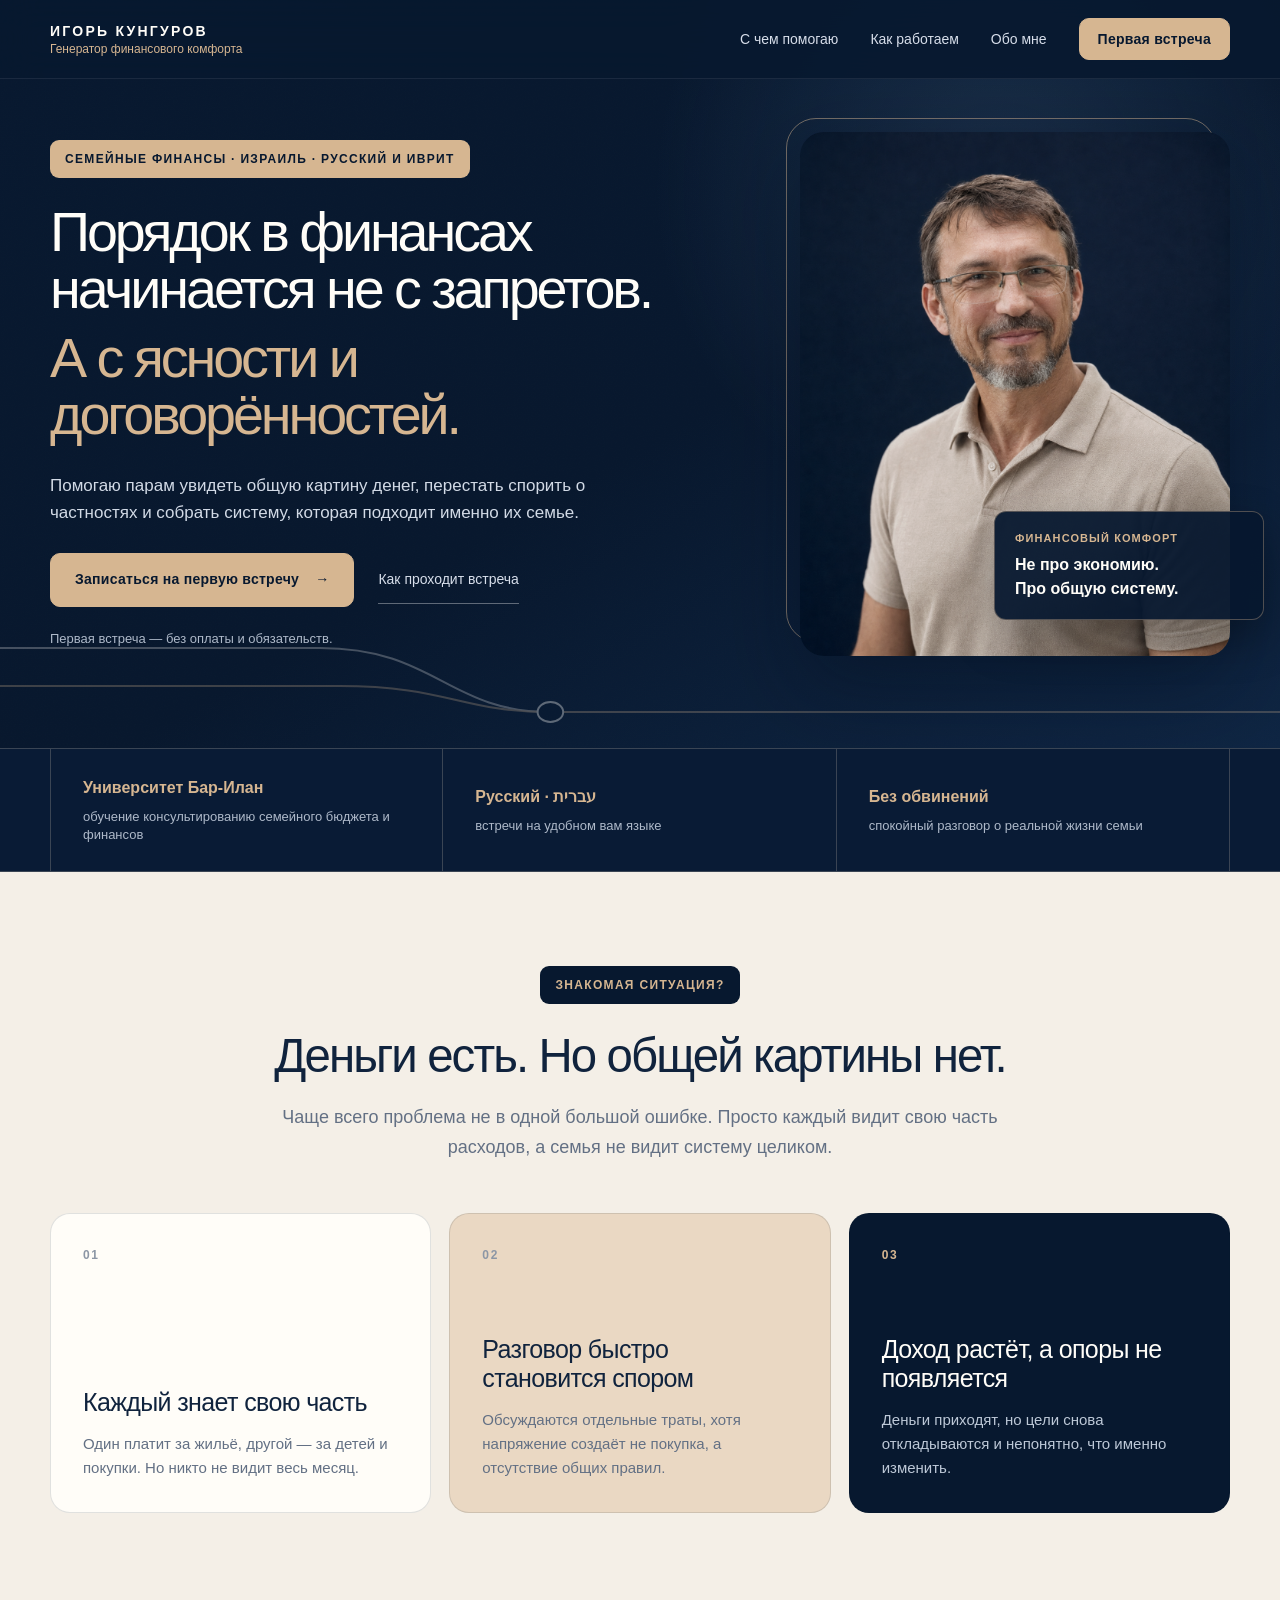
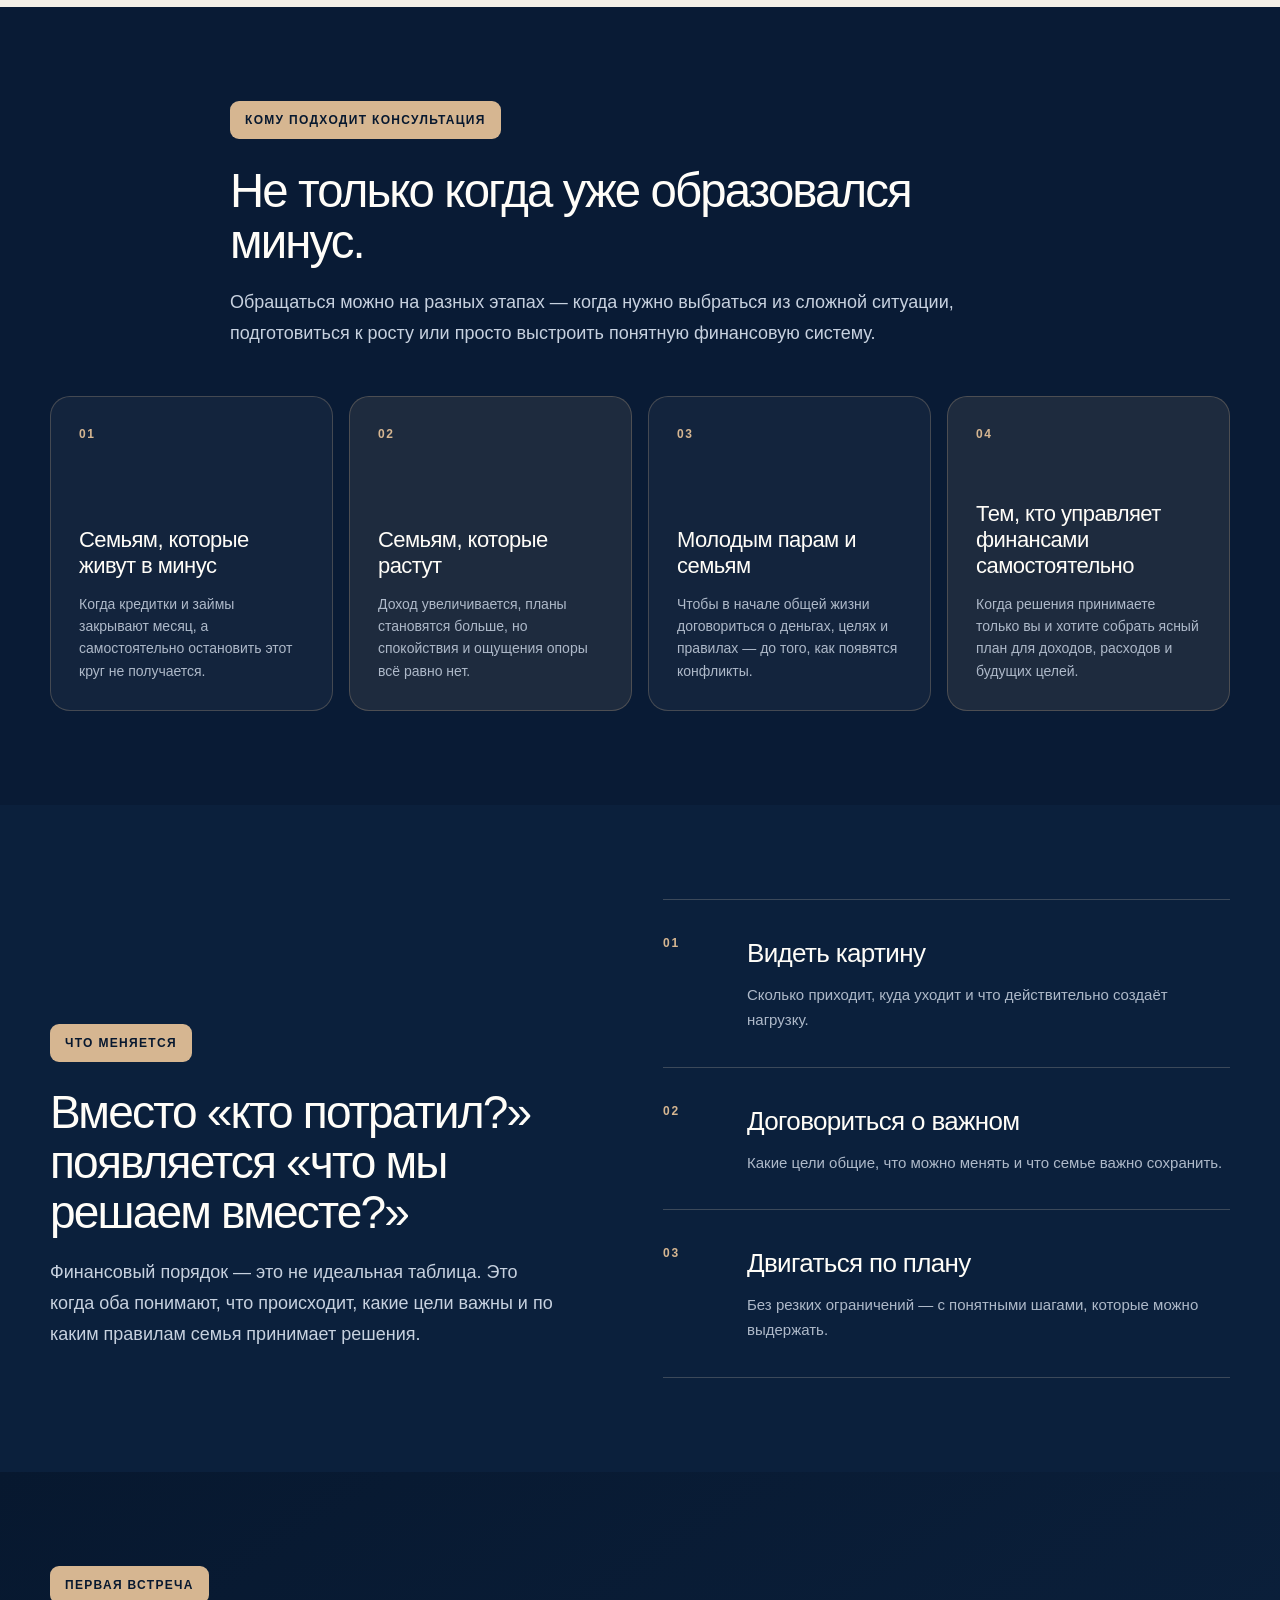
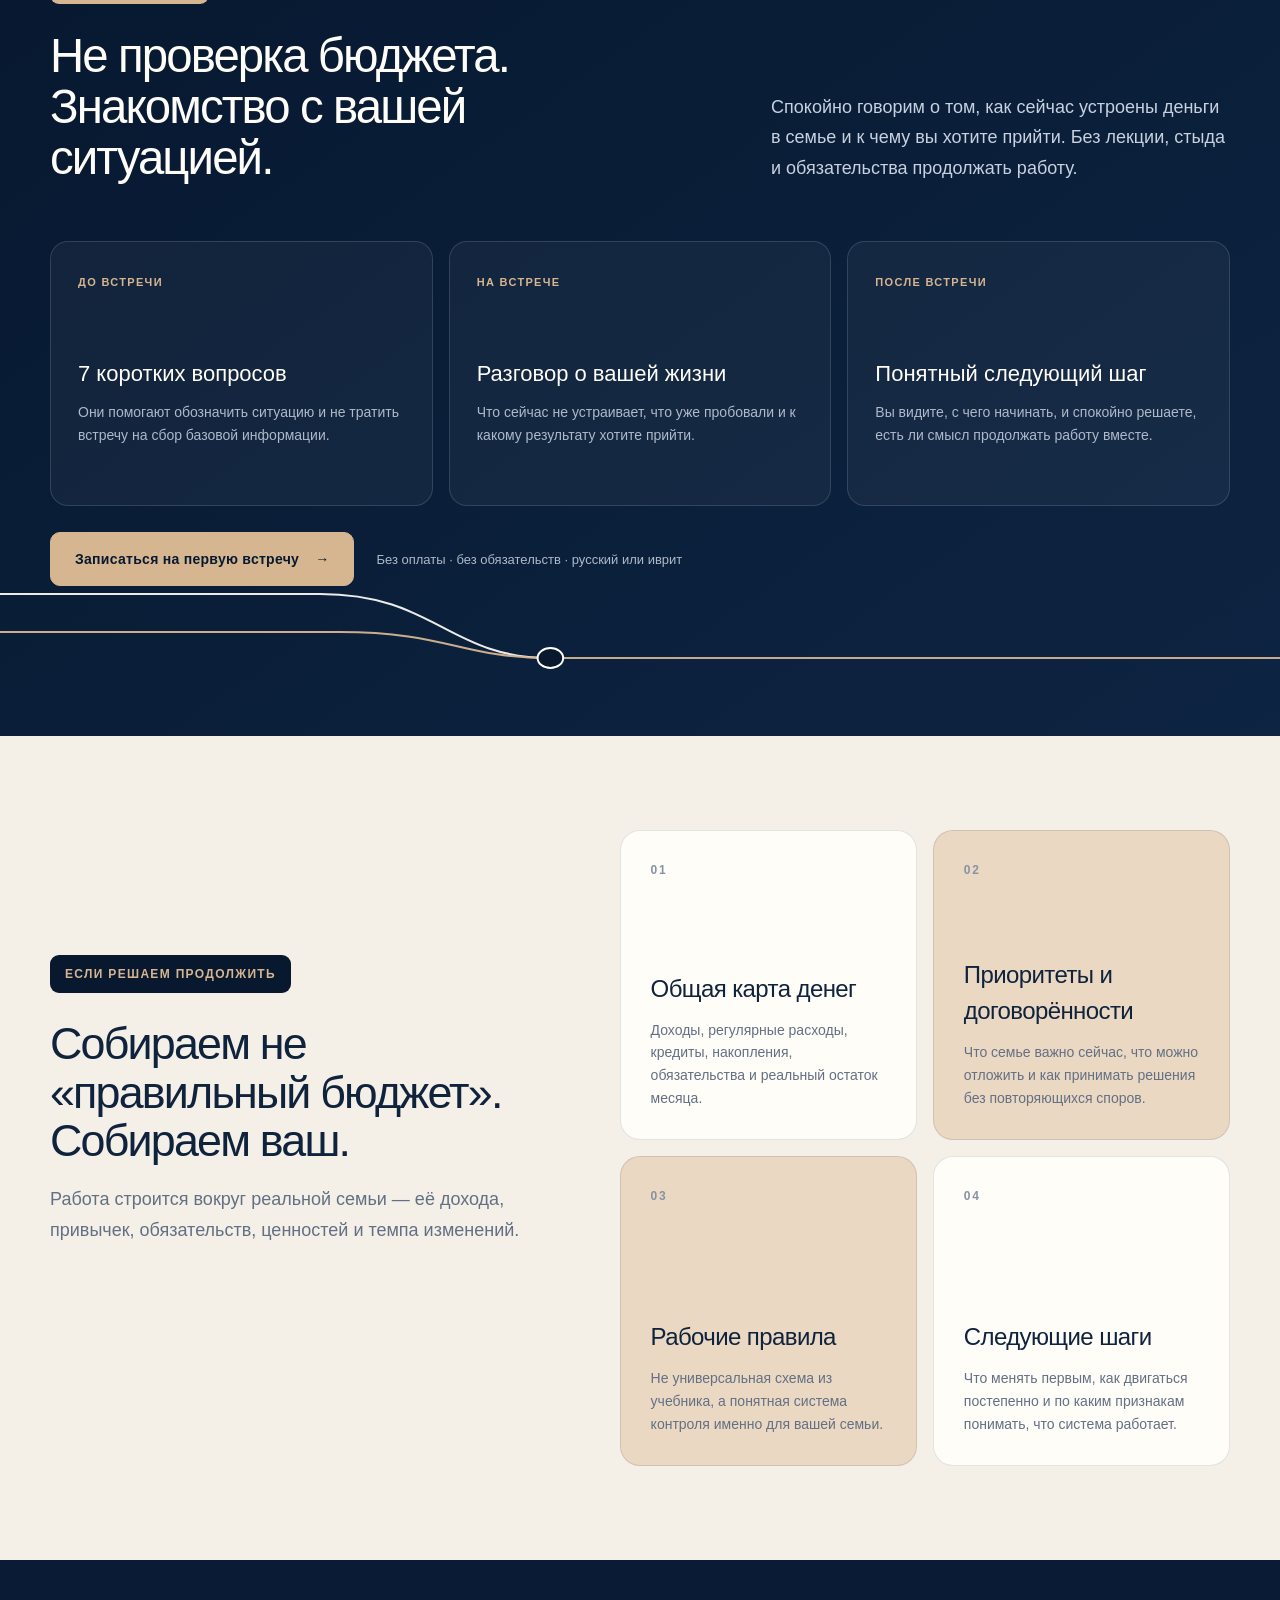
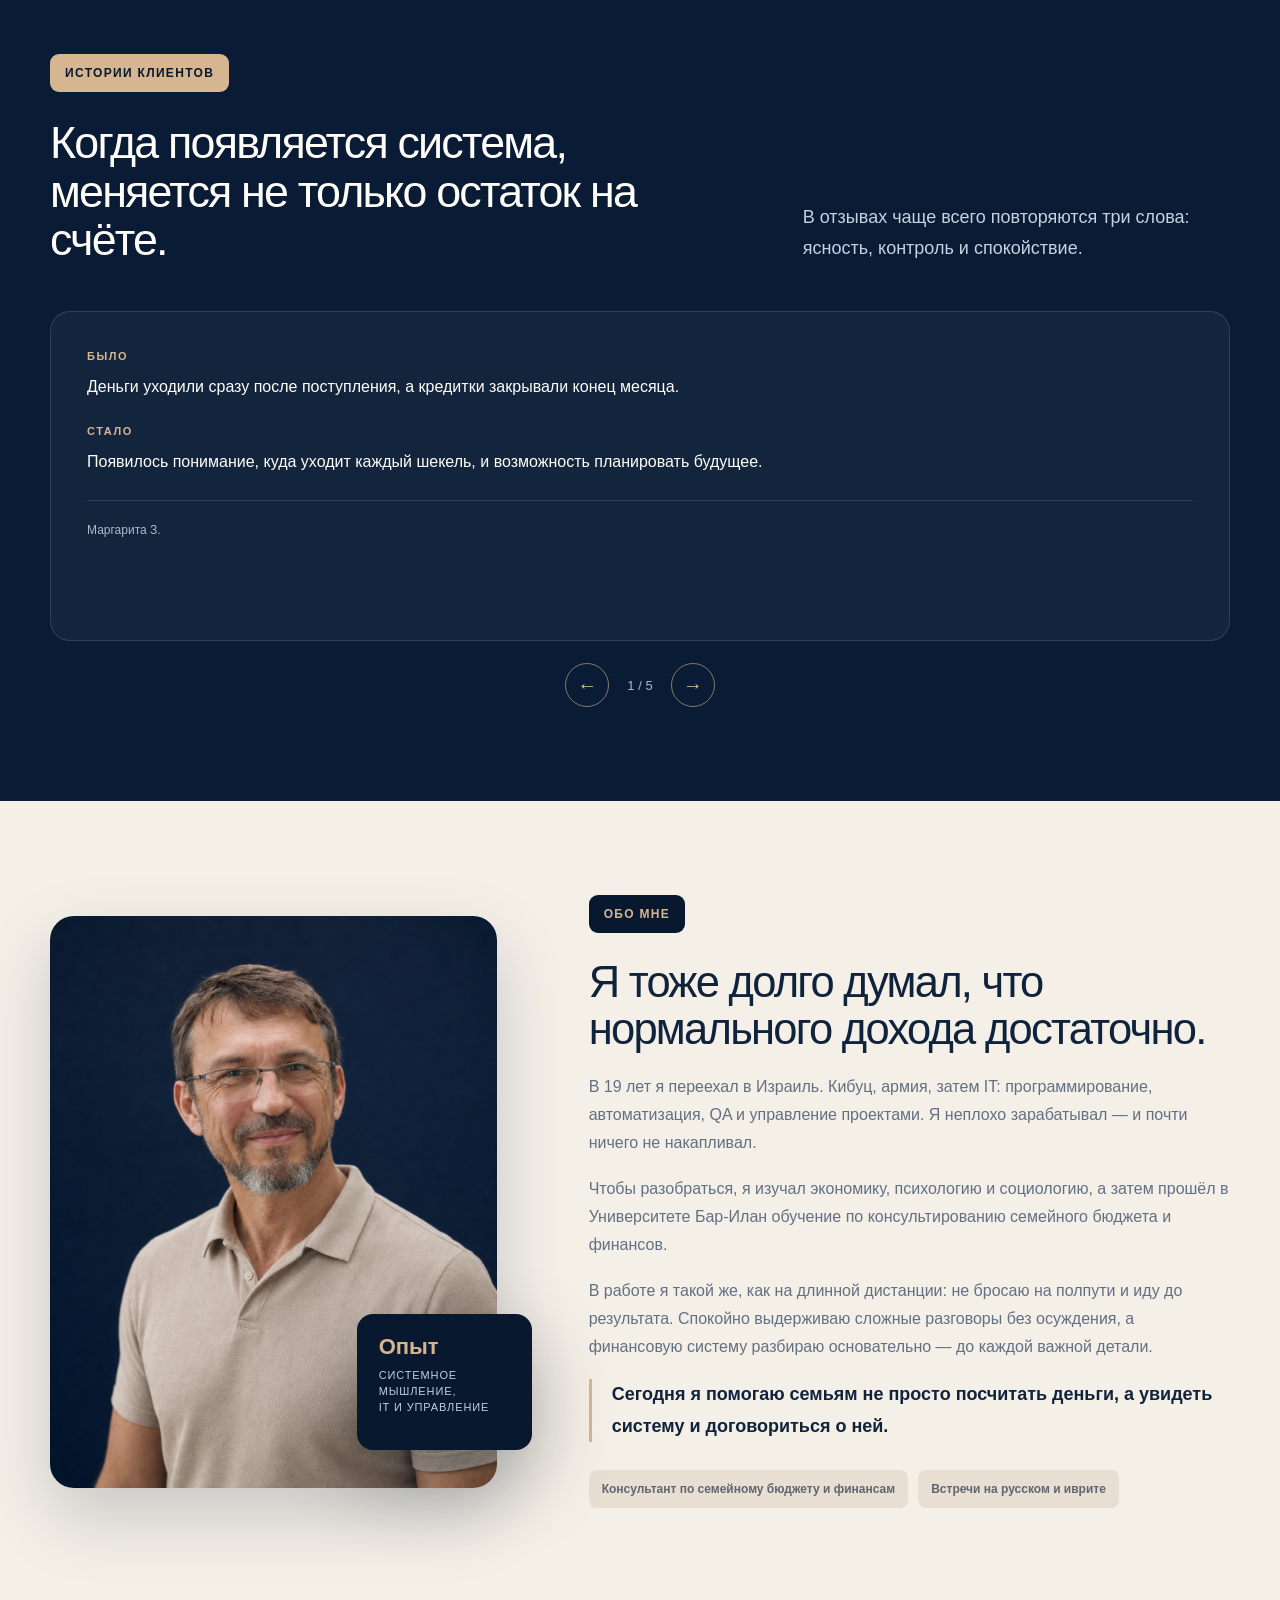
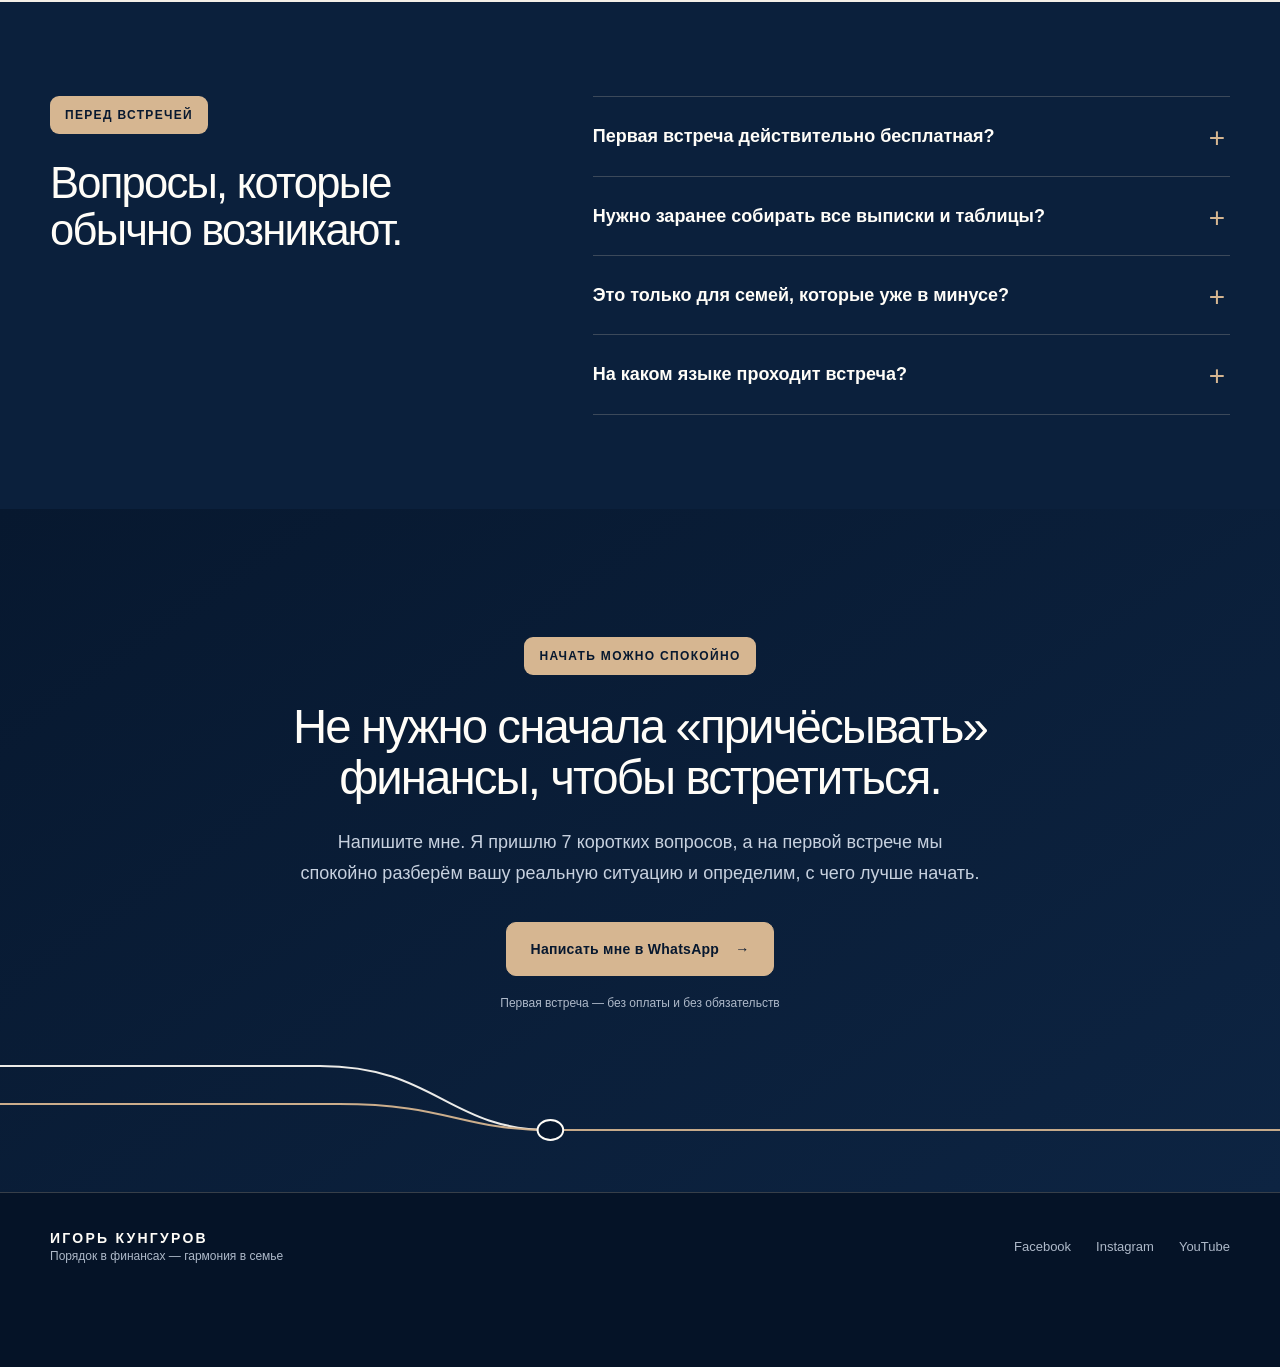
<file: index.html>
<!DOCTYPE html><html lang="ru"><head><meta charSet="utf-8"/><meta name="viewport" content="width=device-width, initial-scale=1"/><link rel="preload" as="image" href="/igor-kungurov-sand-polo.png"/><link rel="stylesheet" href="/assets/index-DOxrcMwQ.css" data-rsc-css-href="/assets/index-DOxrcMwQ.css" data-precedence="vite-rsc/importer-resources"/><link rel="modulepreload" href="/assets/layout-segment-context-BYE3HMyK.js" crossorigin=""/><link rel="modulepreload" href="/assets/rolldown-runtime-S-ySWqyJ.js" crossorigin=""/><link rel="modulepreload" href="/assets/index-MFuecKDG.js" crossorigin=""/><link rel="modulepreload" href="/assets/framework-DjPHiq1u.js" crossorigin=""/><link rel="modulepreload" href="/assets/script-s7PEnRqT.js" crossorigin=""/><link rel="modulepreload" href="/assets/page-DXciUFd7.js" crossorigin=""/><title>Игорь Кунгуров — консультант по семейным финансам в Израиле</title><meta name="description" content="Консультант по семейным финансам Игорь Кунгуров помогает парам и семьям в Израиле навести порядок в деньгах, увидеть общую картину и договориться о финансовых целях."/><meta property="og:title" content="Игорь Кунгуров — консультант по семейным финансам"/><meta property="og:description" content="Порядок в финансах — гармония в семье. Консультации для пар и семей в Израиле на русском и иврите."/><meta property="og:url" content="https://kuda-dengi.co.il/"/><meta property="og:site_name" content="Игорь Кунгуров — финансовый комфорт"/><meta property="og:type" content="website"/><meta property="og:locale" content="ru_IL"/><meta property="og:image" content="https://kuda-dengi.co.il/igor-kungurov-sand-polo.png"/><meta property="og:image:alt" content="Игорь Кунгуров"/><meta name="twitter:card" content="summary_large_image"/><meta name="twitter:title" content="Игорь Кунгуров — консультант по семейным финансам"/><meta name="twitter:description" content="Порядок в финансах — гармония в семье."/><meta name="twitter:image" content="https://kuda-dengi.co.il/igor-kungurov-sand-polo.png"/><link rel="shortcut icon" href="https://kuda-dengi.co.il/favicon.svg"/><link rel="icon" href="https://kuda-dengi.co.il/favicon.svg"/><link rel="canonical" href="https://kuda-dengi.co.il/"/><meta name="codex-preview" content="development"/><script>self.__VINEXT_RSC_PARAMS__={}</script><script>self.__VINEXT_RSC_NAV__={"pathname":"/","searchParams":[]}</script><link rel="modulepreload" href="/assets/index-MFuecKDG.js" />

<!-- Google Analytics 4: direct loading for GitHub Pages -->
<script async src="https://www.googletagmanager.com/gtag/js?id=G-37GQ5B9LB5"></script>
<script>
window.dataLayer=window.dataLayer||[];
function gtag(){dataLayer.push(arguments);}
gtag('js',new Date());
gtag('config','G-37GQ5B9LB5',{send_page_view:true});
</script>
<script defer src="/analytics.js"></script>
<style>.offer-note span{display:none!important}</style>
</head>
<body>
<main>
<header class="site-header"><div class="shell header-inner"><a class="brand" href="#top" aria-label="Игорь Кунгуров — в начало страницы"><strong>ИГОРЬ КУНГУРОВ</strong><span>Генератор финансового комфорта</span></a><nav class="desktop-nav" aria-label="Основная навигация"><a href="#situations">С чем помогаю</a><a href="#first-meeting">Как работаем</a><a href="#about">Обо мне</a></nav><a class="button button--small" href="https://wa.me/972526656406?text=%D0%97%D0%B4%D1%80%D0%B0%D0%B2%D1%81%D1%82%D0%B2%D1%83%D0%B9%D1%82%D0%B5%2C%20%D0%98%D0%B3%D0%BE%D1%80%D1%8C.%20%D0%A5%D0%BE%D1%87%D1%83%20%D0%B7%D0%B0%D0%BF%D0%B8%D1%81%D0%B0%D1%82%D1%8C%D1%81%D1%8F%20%D0%BD%D0%B0%20%D0%BF%D0%B5%D1%80%D0%B2%D1%83%D1%8E%20%D0%B2%D1%81%D1%82%D1%80%D0%B5%D1%87%D1%83." target="_blank" rel="noreferrer">Первая встреча</a></div></header><section class="hero" id="top" data-section-name="hero"><div class="route-line" aria-hidden="true"><svg viewBox="0 0 1000 120" preserveAspectRatio="none"><path class="route-line__branch route-line__branch--light" d="M0 20 H250 C340 20 350 84 430 84"></path><path class="route-line__branch route-line__branch--sand" d="M0 58 H265 C350 58 360 84 430 84"></path><path class="route-line__tail" d="M430 84 H1000"></path><circle class="route-line__node" cx="430" cy="84" r="10"></circle></svg></div><div class="shell hero-grid"><div class="hero-copy"><p class="eyebrow">Семейные финансы · Израиль · русский и иврит</p><h1>Порядок в финансах начинается не с запретов.<span>А с ясности и договорённостей.</span></h1><p class="hero-lead">Помогаю парам увидеть общую картину денег, перестать спорить о частностях и собрать систему, которая подходит именно их семье.</p><div class="hero-actions"><a class="button" href="https://wa.me/972526656406?text=%D0%97%D0%B4%D1%80%D0%B0%D0%B2%D1%81%D1%82%D0%B2%D1%83%D0%B9%D1%82%D0%B5%2C%20%D0%98%D0%B3%D0%BE%D1%80%D1%8C.%20%D0%A5%D0%BE%D1%87%D1%83%20%D0%B7%D0%B0%D0%BF%D0%B8%D1%81%D0%B0%D1%82%D1%8C%D1%81%D1%8F%20%D0%BD%D0%B0%20%D0%BF%D0%B5%D1%80%D0%B2%D1%83%D1%8E%20%D0%B2%D1%81%D1%82%D1%80%D0%B5%D1%87%D1%83." target="_blank" rel="noreferrer">Записаться на первую встречу <span aria-hidden="true">→</span></a><a class="text-link" href="#first-meeting">Как проходит встреча</a></div><p class="offer-note"><span>2 семьи в сентябре</span>Первая встреча — без оплаты и обязательств.</p></div><div class="hero-portrait"><div class="portrait-frame"><img src="/igor-kungurov-sand-polo.png" alt="Игорь Кунгуров, консультант по семейным финансам"/><div class="portrait-caption"><span>Финансовый комфорт</span><strong>Не про экономию.<br/>Про общую систему.</strong></div></div></div></div></section><section class="proof-bar" id="recognition" data-section-name="recognition" aria-label="Коротко об Игоре"><div class="shell proof-grid"><p><strong>Университет Бар-Илан</strong><span>обучение консультированию семейного бюджета и финансов</span></p><p><strong>Русский · עברית</strong><span>встречи на удобном вам языке</span></p><p><strong>Без обвинений</strong><span>спокойный разговор о реальной жизни семьи</span></p></div></section><section class="section section--light" id="situations" data-section-name="budget"><div class="shell narrow-heading"><p class="eyebrow eyebrow--dark">Знакомая ситуация?</p><h2>Деньги есть. Но общей картины нет.</h2><p class="section-lead">Чаще всего проблема не в одной большой ошибке. Просто каждый видит свою часть расходов, а семья не видит систему целиком.</p></div><div class="shell situation-grid"><article class="situation-card"><span>01</span><h3>Каждый знает свою часть</h3><p>Один платит за жильё, другой — за детей и покупки. Но никто не видит весь месяц.</p></article><article class="situation-card situation-card--sand"><span>02</span><h3>Разговор быстро становится спором</h3><p>Обсуждаются отдельные траты, хотя напряжение создаёт не покупка, а отсутствие общих правил.</p></article><article class="situation-card situation-card--navy"><span>03</span><h3>Доход растёт, а опоры не появляется</h3><p>Деньги приходят, но цели снова откладываются и непонятно, что именно изменить.</p></article></div></section><section class="section audience-section" id="fit" data-section-name="fit" aria-labelledby="audience-title"><div class="shell audience-heading"><p class="eyebrow">Кому подходит консультация</p><h2 id="audience-title">Не только когда уже образовался минус.</h2><p class="section-lead section-lead--light">Обращаться можно на разных этапах — когда нужно выбраться из сложной ситуации, подготовиться к росту или просто выстроить понятную финансовую систему.</p></div><div class="shell audience-grid"><article><span>01</span><h3>Семьям, которые живут в минус</h3><p>Когда кредитки и займы закрывают месяц, а самостоятельно остановить этот круг не получается.</p></article><article><span>02</span><h3>Семьям, которые растут</h3><p>Доход увеличивается, планы становятся больше, но спокойствия и ощущения опоры всё равно нет.</p></article><article><span>03</span><h3>Молодым парам и семьям</h3><p>Чтобы в начале общей жизни договориться о деньгах, целях и правилах — до того, как появятся конфликты.</p></article><article><span>04</span><h3>Тем, кто управляет финансами самостоятельно</h3><p>Когда решения принимаете только вы и хотите собрать ясный план для доходов, расходов и будущих целей.</p></article></div></section><section class="section outcome-section" id="result" data-section-name="result"><div class="shell outcome-grid"><div class="outcome-copy"><p class="eyebrow">Что меняется</p><h2>Вместо «кто потратил?» появляется «что мы решаем вместе?»</h2><p class="section-lead section-lead--light">Финансовый порядок — это не идеальная таблица. Это когда оба понимают, что происходит, какие цели важны и по каким правилам семья принимает решения.</p></div><div class="outcome-list"><article><span>01</span><div><h3>Видеть картину</h3><p>Сколько приходит, куда уходит и что действительно создаёт нагрузку.</p></div></article><article><span>02</span><div><h3>Договориться о важном</h3><p>Какие цели общие, что можно менять и что семье важно сохранить.</p></div></article><article><span>03</span><div><h3>Двигаться по плану</h3><p>Без резких ограничений — с понятными шагами, которые можно выдержать.</p></div></article></div></div></section><section class="section meeting-section" id="first-meeting" data-section-name="first-meeting"><div class="route-line" aria-hidden="true"><svg viewBox="0 0 1000 120" preserveAspectRatio="none"><path class="route-line__branch route-line__branch--light" d="M0 20 H250 C340 20 350 84 430 84"></path><path class="route-line__branch route-line__branch--sand" d="M0 58 H265 C350 58 360 84 430 84"></path><path class="route-line__tail" d="M430 84 H1000"></path><circle class="route-line__node" cx="430" cy="84" r="10"></circle></svg></div><div class="shell meeting-heading"><div class="meeting-intro"><p class="eyebrow">Первая встреча</p><h2>Не проверка бюджета.<br/>Знакомство с вашей ситуацией.</h2><p class="section-lead section-lead--light">Спокойно говорим о том, как сейчас устроены деньги в семье и к чему вы хотите прийти. Без лекции, стыда и обязательства продолжать работу.</p></div><div class="meeting-steps"><article><span>До встречи</span><h3>7 коротких вопросов</h3><p>Они помогают обозначить ситуацию и не тратить встречу на сбор базовой информации.</p></article><article><span>На встрече</span><h3>Разговор о вашей жизни</h3><p>Что сейчас не устраивает, что уже пробовали и к какому результату хотите прийти.</p></article><article><span>После встречи</span><h3>Понятный следующий шаг</h3><p>Вы видите, с чего начинать, и спокойно решаете, есть ли смысл продолжать работу вместе.</p></article></div><div class="meeting-action"><a class="button" href="https://wa.me/972526656406?text=%D0%97%D0%B4%D1%80%D0%B0%D0%B2%D1%81%D1%82%D0%B2%D1%83%D0%B9%D1%82%D0%B5%2C%20%D0%98%D0%B3%D0%BE%D1%80%D1%8C.%20%D0%A5%D0%BE%D1%87%D1%83%20%D0%B7%D0%B0%D0%BF%D0%B8%D1%81%D0%B0%D1%82%D1%8C%D1%81%D1%8F%20%D0%BD%D0%B0%20%D0%BF%D0%B5%D1%80%D0%B2%D1%83%D1%8E%20%D0%B2%D1%81%D1%82%D1%80%D0%B5%D1%87%D1%83." target="_blank" rel="noreferrer">Записаться на первую встречу <span aria-hidden="true">→</span></a><p>Без оплаты · без обязательств · русский или иврит</p></div></div></section><section class="section section--light work-section" id="how-it-works" data-section-name="how-it-works"><div class="shell work-grid"><div class="work-sticky"><p class="eyebrow eyebrow--dark">Если решаем продолжить</p><h2>Собираем не «правильный бюджет». Собираем ваш.</h2><p class="section-lead">Работа строится вокруг реальной семьи — её дохода, привычек, обязательств, ценностей и темпа изменений.</p></div><div class="work-cards"><article><span>01</span><div><h3>Общая карта денег</h3><p>Доходы, регулярные расходы, кредиты, накопления, обязательства и реальный остаток месяца.</p></div></article><article><span>02</span><div><h3>Приоритеты и договорённости</h3><p>Что семье важно сейчас, что можно отложить и как принимать решения без повторяющихся споров.</p></div></article><article><span>03</span><div><h3>Рабочие правила</h3><p>Не универсальная схема из учебника, а понятная система контроля именно для вашей семьи.</p></div></article><article><span>04</span><div><h3>Следующие шаги</h3><p>Что менять первым, как двигаться постепенно и по каким признакам понимать, что система работает.</p></div></article></div></div></section><section class="section stories-section" id="stories" data-section-name="testimonials"><div class="shell stories-heading"><div><p class="eyebrow">Истории клиентов</p><h2>Когда появляется система, меняется не только остаток на счёте.</h2></div><p class="section-lead section-lead--light">В отзывах чаще всего повторяются три слова: ясность, контроль и спокойствие.</p></div><div class="shell story-carousel" aria-label="Отзывы клиентов"><div class="story-track" style="transform:translateX(-0%)"><article class="story-card"><p class="story-label">Было</p><p>Деньги уходили сразу после поступления, а кредитки закрывали конец месяца.</p><p class="story-label story-label--after">Стало</p><p>Появилось понимание, куда уходит каждый шекель, и возможность планировать будущее.</p><cite>Маргарита З.</cite></article><article class="story-card story-card--sand"><p class="story-label">Было</p><p>Пятеро детей, ремонт и расходы со всех сторон — без ощущения контроля.</p><p class="story-label story-label--after">Стало</p><p>Финансовый план под конкретную семью и спокойствие при неожиданных расходах.</p><cite>Илана, семья с 5 детьми · перевод с иврита</cite></article><article class="story-card"><p class="story-label">Было</p><p>Ипотека, кредит и растущий минус — без одной крупной причины.</p><p class="story-label story-label--after">Стало</p><p>Минус остановился, новый кредит не понадобился, вернулось ощущение контроля.</p><cite>Клиентка, 50 лет · перевод с иврита</cite></article><article class="story-card story-card--sand"><p class="story-label">Было</p><p>Мы думали, что с таким доходом невозможно выйти в плюс.</p><p class="story-label story-label--after">Стало</p><p>Оказалось — можно. Появился план, понятные решения и движение к целям без ощущения постоянной экономии.</p><cite>Семья с двумя детьми</cite></article><article class="story-card"><p class="story-label">Было</p><p>Каждый отвечал за свою часть расходов, а общей картины не было.</p><p class="story-label story-label--after">Стало</p><p>Стало легче говорить о деньгах и принимать решения вместе — без поиска виноватого.</p><cite>Семейная пара · перевод с иврита</cite></article></div><div class="story-controls"><button type="button" aria-label="Предыдущий отзыв">←</button><span>1<!-- --> / <!-- -->5</span><button type="button" aria-label="Следующий отзыв">→</button></div></div></section><section class="section section--light about-section" id="about" data-section-name="about"><div class="shell about-grid"><div class="about-photo-wrap"><img src="/igor-kungurov-sand-polo.png" alt="Игорь Кунгуров"/><div class="about-stamp"><strong>Опыт</strong><span>системное мышление,<br/>IT и управление</span></div></div><div class="about-copy"><p class="eyebrow eyebrow--dark">Обо мне</p><h2>Я тоже долго думал, что нормального дохода достаточно.</h2><div class="about-text"><p>Я — Игорь Кунгуров, консультант по семейным финансам в Израиле и генератор финансового комфорта.</p><p>В 19 лет я переехал в Израиль. Кибуц, армия, затем IT: программирование, автоматизация, QA и управление проектами. Я неплохо зарабатывал — и почти ничего не накапливал.</p><p>Чтобы разобраться, я изучал экономику, психологию и социологию, а затем прошёл в Университете Бар-Илан обучение по консультированию семейного бюджета и финансов.</p><p>В работе я такой же, как на длинной дистанции: не бросаю на полпути и иду до результата. Спокойно выдерживаю сложные разговоры без осуждения, а финансовую систему разбираю основательно — до каждой важной детали.</p><p class="about-highlight">Сегодня я помогаю семьям не просто посчитать деньги, а увидеть систему и договориться о ней.</p></div><div class="credentials"><span>Консультант по семейному бюджету и финансам</span><span>Встречи на русском и иврите</span></div></div></div></section><section class="section faq-section" id="faq" data-section-name="faq"><div class="shell faq-grid"><div><p class="eyebrow">Перед встречей</p><h2>Вопросы, которые обычно возникают.</h2></div><div class="faq-list"><details><summary>Первая встреча действительно бесплатная?</summary><p>Да. Это знакомство с вашей ситуацией и целями — без оплаты и обязательства продолжать.</p></details><details><summary>Нужно заранее собирать все выписки и таблицы?</summary><p>Нет. Для первой встречи достаточно ответить на 7 коротких вопросов. Детальный разбор начинается только если решаем работать дальше.</p></details><details><summary>Это только для семей, которые уже в минусе?</summary><p>Нет. Часто обращаются семьи с нормальным доходом, но без общей картины, понятных целей и правил.</p></details><details><summary>На каком языке проходит встреча?</summary><p>На русском или иврите — как вам удобнее.</p></details></div></div></section><section class="final-cta-section" id="contact" data-section-name="final"><div class="route-line" aria-hidden="true"><svg viewBox="0 0 1000 120" preserveAspectRatio="none"><path class="route-line__branch route-line__branch--light" d="M0 20 H250 C340 20 350 84 430 84"></path><path class="route-line__branch route-line__branch--sand" d="M0 58 H265 C350 58 360 84 430 84"></path><path class="route-line__tail" d="M430 84 H1000"></path><circle class="route-line__node" cx="430" cy="84" r="10"></circle></svg></div><div class="shell final-cta-box"><p class="eyebrow">Начать можно спокойно</p><h2>Не нужно сначала «причёсывать» финансы, чтобы встретиться.</h2><p>Напишите мне. Я пришлю 7 коротких вопросов, а на первой встрече мы спокойно разберём вашу реальную ситуацию и определим, с чего лучше начать.</p><a class="button" href="https://wa.me/972526656406?text=%D0%97%D0%B4%D1%80%D0%B0%D0%B2%D1%81%D1%82%D0%B2%D1%83%D0%B9%D1%82%D0%B5%2C%20%D0%98%D0%B3%D0%BE%D1%80%D1%8C.%20%D0%A5%D0%BE%D1%87%D1%83%20%D0%B7%D0%B0%D0%BF%D0%B8%D1%81%D0%B0%D1%82%D1%8C%D1%81%D1%8F%20%D0%BD%D0%B0%20%D0%BF%D0%B5%D1%80%D0%B2%D1%83%D1%8E%20%D0%B2%D1%81%D1%82%D1%80%D0%B5%D1%87%D1%83." target="_blank" rel="noreferrer">Написать мне в WhatsApp <span aria-hidden="true">→</span></a><small>Первая встреча — без оплаты и без обязательств</small></div></section><footer class="site-footer"><div class="shell footer-inner"><div class="brand brand--footer"><strong>ИГОРЬ КУНГУРОВ</strong><span>Порядок в финансах — гармония в семье</span></div><div class="footer-links"><a href="https://facebook.com/Igor.Kungurov.Family.Budget" target="_blank" rel="noreferrer">Facebook</a><a href="https://instagram.com/igor_kungurov_family_budget" target="_blank" rel="noreferrer">Instagram</a><a href="https://youtube.com/@dengi.povzroslomu" target="_blank" rel="noreferrer">YouTube</a></div></div></footer><a class="mobile-cta" href="https://wa.me/972526656406?text=%D0%97%D0%B4%D1%80%D0%B0%D0%B2%D1%81%D1%82%D0%B2%D1%83%D0%B9%D1%82%D0%B5%2C%20%D0%98%D0%B3%D0%BE%D1%80%D1%8C.%20%D0%A5%D0%BE%D1%87%D1%83%20%D0%B7%D0%B0%D0%BF%D0%B8%D1%81%D0%B0%D1%82%D1%8C%D1%81%D1%8F%20%D0%BD%D0%B0%20%D0%BF%D0%B5%D1%80%D0%B2%D1%83%D1%8E%20%D0%B2%D1%81%D1%82%D1%80%D0%B5%D1%87%D1%83." target="_blank" rel="noreferrer">Записаться на первую встречу</a></main><script type="application/ld+json">{"@context":"https://schema.org","@type":"Person","name":"Игорь Кунгуров","jobTitle":"Консультант по семейным финансам","description":"Генератор финансового комфорта. Помогает парам и семьям в Израиле навести порядок в финансах.","url":"https://kuda-dengi.co.il/","knowsLanguage":["ru","he"]}</script><script id="_R_">import("/assets/index-MFuecKDG.js")</script></body></html><script>self.__VINEXT_RSC_CHUNKS__=self.__VINEXT_RSC_CHUNKS__||[];self.__VINEXT_RSC_CHUNKS__.push("2:I[\"8c0f216c4604\",[],\"Children\",1]\n3:I[\"60f387d9e0f4\",[],\"default\",1]\n4:I[\"15c18cfaeeff\",[],\"LayoutSegmentProvider\",1]\n5:I[\"8c0f216c4604\",[],\"Slot\",1]\n6:I[\"593f344dc510\",[],\"RedirectBoundary\",1]\n:HL[\"/assets/index-DOxrcMwQ.css\",\"style\"]\n")</script><script>self.__VINEXT_RSC_CHUNKS__=self.__VINEXT_RSC_CHUNKS__||[];self.__VINEXT_RSC_CHUNKS__.push("0:{\"__route\":\"route:/\",\"__interceptionContext\":null,\"__layoutIds\":[\"layout:/\"],\"__rootLayout\":\"/\",\"page:/\":\"$L1\",\"layout:/\":[[[[\"$\",\"link\",\"css:/assets/index-DOxrcMwQ.css\",{\"rel\":\"stylesheet\",\"precedence\":\"vite-rsc/importer-resources\",\"href\":\"/assets/index-DOxrcMwQ.css\",\"data-rsc-css-href\":\"/assets/index-DOxrcMwQ.css\"}],\"$undefined\"],[\"$\",\"html\",null,{\"lang\":\"ru\",\"children\":[[\"$\",\"body\",null,{\"children\":[[\"$\",\"$L2\",null,{}],[\"$\",\"script\",null,{\"type\":\"application/ld+json\",\"dangerouslySetInnerHTML\":{\"__html\":\"{\\\"@context\\\":\\\"https://schema.org\\\",\\\"@type\\\":\\\"Person\\\",\\\"name\\\":\\\"Игорь Кунгуров\\\",\\\"jobTitle\\\":\\\"Консультант по семейным финансам\\\",\\\"description\\\":\\\"Генератор финансового комфорта. Помогает парам и семьям в Израиле навести порядок в финансах.\\\",\\\"url\\\":\\\"https://kuda-dengi.co.il/\\\",\\\"knowsLanguage\\\":[\\\"ru\\\",\\\"he\\\"]}\"}}]]}],[\"$\",\"$L3\",null,{\"src\":\"https://www.googletagmanager.com/gtag/js?id=G-37GQ5B9LB5\",\"strategy\":\"afterInteractive\"}],[\"$\",\"$L3\",null,{\"id\":\"google-analytics\",\"strategy\":\"afterInteractive\",\"children\":\"window.dataLayer = window.dataLayer || [];\\n          function gtag(){dataLayer.push(arguments);}\\n          gtag('js', new Date());\\n          gtag('config', 'G-37GQ5B9LB5');\"}]]}]],null],\"route:/\":[[[\"$\",\"meta\",null,{\"charSet\":\"utf-8\"}],[[\"$\",\"title\",\"0\",{\"children\":\"Игорь Кунгуров — консультант по семейным финансам в Израиле\"}],[\"$\",\"meta\",\"1\",{\"name\":\"description\",\"content\":\"Консультант по семейным финансам Игорь Кунгуров помогает парам и семьям в Израиле навести порядок в деньгах, увидеть общую картину и договориться о финансовых целях.\"}],[\"$\",\"meta\",\"2\",{\"property\":\"og:title\",\"content\":\"Игорь Кунгуров — консультант по семейным финансам\"}],[\"$\",\"meta\",\"3\",{\"property\":\"og:description\",\"content\":\"Порядок в финансах — гармония в семье. Консультации для пар и семей в Израиле на русском и иврите.\"}],[\"$\",\"meta\",\"4\",{\"property\":\"og:url\",\"content\":\"https://kuda-dengi.co.il/\"}],[\"$\",\"meta\",\"5\",{\"property\":\"og:site_name\",\"content\":\"Игорь Кунгуров — финансовый комфорт\"}],[\"$\",\"meta\",\"6\",{\"property\":\"og:type\",\"content\":\"website\"}],[\"$\",\"meta\",\"7\",{\"property\":\"og:locale\",\"content\":\"ru_IL\"}],[\"$\",\"meta\",\"8\",{\"property\":\"og:image\",\"content\":\"https://kuda-dengi.co.il/igor-kungurov-sand-polo.png\"}],[\"$\",\"meta\",\"9\",{\"property\":\"og:image:alt\",\"content\":\"Игорь Кунгуров\"}],[\"$\",\"meta\",\"10\",{\"name\":\"twitter:card\",\"content\":\"summary_large_image\"}],[\"$\",\"meta\",\"11\",{\"name\":\"twitter:title\",\"content\":\"Игорь Кунгуров — консультант по семейным финансам\"}],[\"$\",\"meta\",\"12\",{\"name\":\"twitter:description\",\"content\":\"Порядок в финансах — гармония в семье.\"}],[\"$\",\"meta\",\"13\",{\"name\":\"twitter:image\",\"content\":\"https://kuda-dengi.co.il/igor-kungurov-sand-polo.png\"}],[\"$\",\"link\",\"14\",{\"rel\":\"shortcut icon\",\"href\":\"https://kuda-dengi.co.il/favicon.svg\"}],[\"$\",\"link\",\"15\",{\"rel\":\"icon\",\"href\":\"https://kuda-dengi.co.il/favicon.svg\"}],[\"$\",\"link\",\"16\",{\"rel\":\"canonical\",\"href\":\"https://kuda-dengi.co.il/\"}],[\"$\",\"meta\",\"17\",{\"name\":\"codex-preview\",\"content\":\"development\"}]],[[\"$\",\"meta\",\"0\",{\"name\":\"viewport\",\"content\":\"width=device-width, initial-scale=1\"}]]],[\"$\",\"$L4\",null,{\"segmentMap\":{\"children\":[]},\"children\":[\"$\",\"$L5\",null,{\"id\":\"layout:/\",\"parallelSlots\":\"$undefined\",\"children\":[\"$\",\"$L6\",null,{\"children\":[\"$\",\"$L4\",null,{\"segmentMap\":{\"children\":[]},\"children\":[\"$\",\"$L5\",null,{\"id\":\"page:/\"}]}]}]}]}]],\"__layoutFlags\":{\"layout:/\":\"s\"},\"__artifactCompatibility\":{\"schemaVersion\":1,\"graphVersion\":\"app-route-graph:4uhn5s1wvoptc\",\"deploymentVersion\":\"284829c5-3053-49c4-ba2d-63bccb792b4d\",\"appElementsSchemaVersion\":1,\"rscPayloadSchemaVersion\":1,\"rootBoundaryId\":\"/\",\"renderEpoch\":null}}\n")</script><script>self.__VINEXT_RSC_CHUNKS__=self.__VINEXT_RSC_CHUNKS__||[];self.__VINEXT_RSC_CHUNKS__.push("7:I[\"6efdf509a785\",[],\"default\",1]\n1:[\"$\",\"$L7\",null,{\"params\":\"$@8\",\"searchParams\":\"$@9\"}]\n")</script><script>self.__VINEXT_RSC_CHUNKS__=self.__VINEXT_RSC_CHUNKS__||[];self.__VINEXT_RSC_CHUNKS__.push("8:{}\n9:{}\n")</script><script>self.__VINEXT_RSC_DONE__=true</script>
</file>
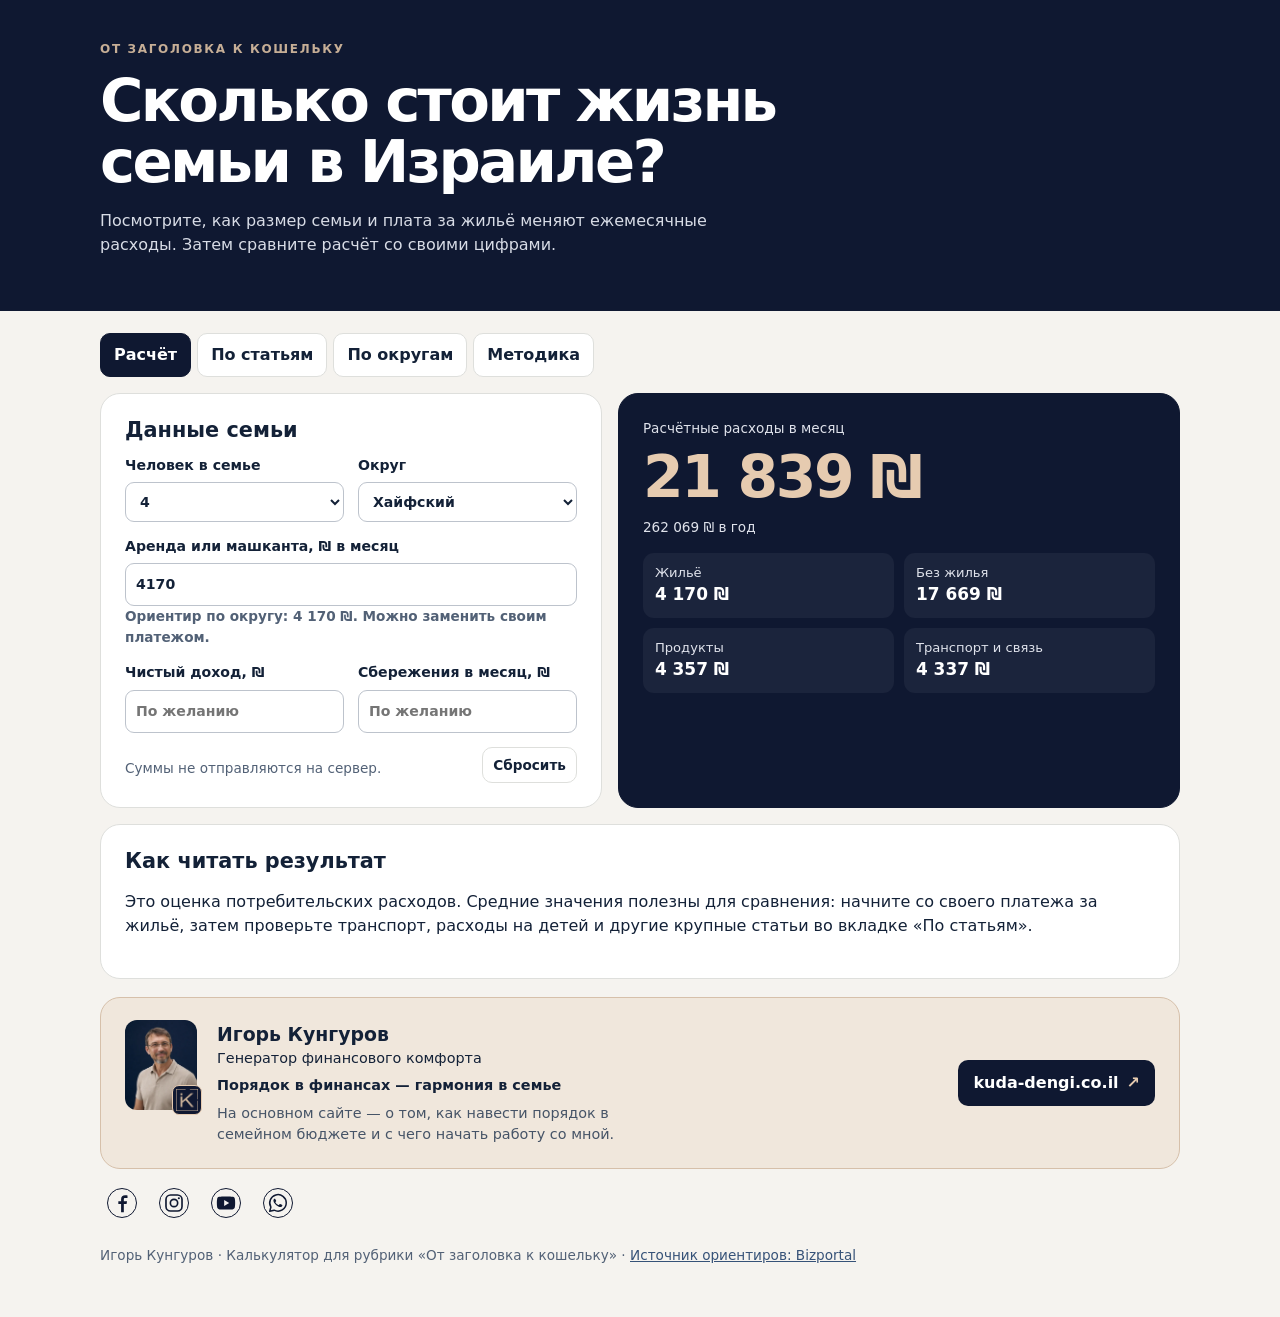
<file: Calculators/living_cost_calc.html>
<!doctype html><html lang="ru"><head><meta charset="utf-8"><meta name="viewport" content="width=device-width,initial-scale=1"><meta name="description" content="Калькулятор расходов семьи в Израиле: сравните ориентиры с вашим бюджетом.">
<link rel="canonical" href="https://kuda-dengi.co.il/Calculators/living_cost_calc.html"><title>Калькулятор семейных расходов в Израиле</title>
<style>
:root{--ink:#132137;--navy:#0f1831;--sand:#c6ae96;--muted:#526176;--paper:#f5f3ef;--edge:#dedfdc;--white:#fff}*{box-sizing:border-box}body{margin:0;background:var(--paper);color:var(--ink);font:16px/1.5 system-ui,sans-serif}.hero{background:var(--navy);color:white;padding:40px 0 54px}.wrap{width:min(1080px,calc(100% - 40px));margin:auto}.eyebrow{color:var(--sand);font-weight:750;font-size:.75rem;letter-spacing:.14em;text-transform:uppercase}.hero h1{font-size:clamp(2.05rem,5vw,3.7rem);font-weight:750;letter-spacing:-.045em;line-height:1.03;margin:13px 0 16px;max-width:780px}.hero p{color:#d8dce6;margin:0;max-width:680px}.tabs{display:flex;width:max-content;max-width:100%;justify-content:center;gap:6px;flex-wrap:wrap;margin:22px 0 16px}.tabs button,.plain{border:1px solid var(--edge);background:white;border-radius:10px;padding:9px 13px;color:var(--ink);cursor:pointer;font:inherit;font-weight:650}.tabs [aria-pressed=true]{background:var(--navy);color:white;border-color:var(--navy)}button:focus-visible,input:focus-visible,select:focus-visible,summary:focus-visible,a:focus-visible{outline:3px solid #856039;outline-offset:3px}.grid{display:grid;grid-template-columns:1fr 1.12fr;gap:16px}.card{background:white;border:1px solid var(--edge);border-radius:20px;padding:24px;min-width:0}.card h2{margin:0 0 12px;font-size:1.3rem;line-height:1.2}.fields{display:grid;grid-template-columns:1fr 1fr;gap:14px}.field{display:block;font-weight:650;font-size:.88rem}.field input,.field select{display:block;width:100%;margin-top:6px;padding:10px;border:1px solid #bdc3cc;border-radius:9px;background:#fff;font:inherit;color:var(--ink);min-width:0}.help,.sub,.foot{color:var(--muted);font-size:.85rem}.help{margin:6px 0 0}.span{grid-column:1/-1}.resetrow{display:flex;align-items:center;gap:10px;justify-content:space-between;margin-top:14px}.plain{font-size:.85rem;padding:7px 10px}.result{background:var(--navy);border-color:var(--navy);color:white;display:flex;flex-direction:column}.result .sub{color:#dfe2eb}.big{font-size:clamp(2.1rem,6.6vw,3.65rem);color:#e6cbb0;font-weight:760;line-height:1.11;margin:7px 0;letter-spacing:-.04em;font-variant-numeric:tabular-nums}.tiles{display:grid;grid-template-columns:1fr 1fr;gap:10px;margin:15px 0}.tile{padding:10px 12px;background:#ffffff0d;border-radius:11px}.tile span,.balance span{display:block;color:#dfe2eb;font-size:.82rem}.tile strong{font-size:1.06rem}.balance{border-top:1px solid #ffffff36;padding-top:12px;margin-top:auto}.balance strong{font-size:1.45rem;color:#cdf0d2}.balance[data-negative=true] strong{color:#ffc8c0}[hidden]{display:none!important}.section{margin:16px 0}.table-scroll{overflow:auto}table{width:100%;border-collapse:collapse;font-variant-numeric:tabular-nums}td,th{padding:10px 9px;text-align:left;border-bottom:1px solid #e5e6e4}td:last-child,th:last-child{text-align:right;white-space:nowrap}.compare td:first-child{width:47%}.compare input{max-width:120px;width:100%;padding:7px;border:1px solid #bdc3cc;border-radius:8px;font:inherit}.note{padding:10px 14px;background:#f3eee8;border-radius:10px;margin:12px 0 0;font-size:.9rem}.foot{padding:6px 0 38px}.foot a,.card a{color:#365278}.nowrap{white-space:nowrap}.mono{font-variant-numeric:tabular-nums}@media(max-width:680px){.wrap{width:calc(100% - 24px)}.hero{padding:29px 0 37px}.grid{grid-template-columns:1fr}.card{padding:17px}.fields{gap:10px}.tabs button{padding:7px 9px;font-size:.85rem}td,th{padding:8px 4px;font-size:.85rem}}@media(max-width:350px){.fields{grid-template-columns:1fr}}
.site-link{display:grid;grid-template-columns:72px minmax(0,1fr) auto;align-items:center;gap:20px;margin:18px 0 12px;padding:22px 24px;text-decoration:none;color:var(--ink);background:#f0e7dc;border:1px solid #d6c0aa;border-radius:20px}.site-link:hover{background:#ebe0d2;border-color:#a68563}.brand-mark{display:grid;place-items:center;width:72px;height:72px;background:var(--navy);border-radius:15px}.brand-mark img{display:block;width:48px;height:48px;object-fit:contain}.brand-name{display:block;font-size:1.18rem;font-weight:750}.brand-role,.brand-slogan,.brand-description{display:block;font-size:.9rem}.brand-slogan{margin-top:5px;font-weight:650}.brand-description{margin-top:6px;color:#465467;max-width:465px}.site-button{display:flex;background:var(--navy);color:white;padding:11px 15px;border-radius:10px;text-align:left;font-weight:700;white-space:nowrap}.site-link:hover .site-button>span{text-decoration:underline}@media(max-width:680px){.site-link{grid-template-columns:54px minmax(0,1fr);padding:17px;gap:12px;align-items:start}.brand-mark{width:54px;height:54px;border-radius:12px}.brand-mark img{width:36px;height:36px}.site-button{grid-column:1/-1;width:fit-content;white-space:normal}}
main.wrap{--brand-mark-size:30px;--brand-glyph-size:22px}.field-aligned{display:flex;flex-direction:column;gap:6px}.field-aligned input{margin: auto 0 0}.brand-visual{position:relative;display:block;align-self:start}.brand-portrait{display:block;width:72px;height:90px;object-fit:cover;border-radius:12px}.brand-visual .brand-mark{position:absolute;right:-5px;bottom:-5px;width:var(--brand-mark-size);height:var(--brand-mark-size);border:1px solid #e6cbb0;border-radius:7px}.brand-visual .brand-mark img{width:var(--brand-glyph-size);height:var(--brand-glyph-size)}.site-button{flex-direction:row;gap:8px}.site-button .site-arrow{color:#e6cbb0}.site-contacts{display:flex;flex-wrap:wrap;gap:8px;margin:0 0 14px}.site-contacts a{display:inline-grid;place-items:center;width:44px;height:44px;border-radius:50%;background:transparent;color:var(--navy);text-decoration:none}.site-contacts a::before{content:"";grid-area:1/1;box-sizing:border-box;width:var(--brand-mark-size);height:var(--brand-mark-size);border:1.25px solid currentColor;border-radius:50%;pointer-events:none}.site-contacts a:hover::before{border-width:2px}.site-contacts svg{grid-area:1/1;width:var(--brand-glyph-size);height:var(--brand-glyph-size);display:block;pointer-events:none}@media(max-width:680px){main.wrap{--brand-mark-size:26px;--brand-glyph-size:18px}.brand-portrait{width:54px;height:68px}}
.expense-help{appearance:none;display:inline-grid;place-items:center;vertical-align:middle;width:28px;height:28px;margin-left:2px;padding:0;background:none;border:0;color:var(--muted);cursor:pointer}.expense-help span{display:grid;place-items:center;width:17px;height:17px;border:1px solid currentColor;border-radius:50%;font:700 11px/1 system-ui,sans-serif}.expense-help:is(:hover,:focus-visible) span{background:var(--navy);color:var(--white)}.expense-tooltip{position:fixed;z-index:10;width:max-content;max-width:min(280px,calc(100% - 24px));padding:9px 12px;border-radius:9px;background:var(--navy);color:var(--white);box-shadow:0 4px 14px #13213730;font-size:.875rem;line-height:1.4}
</style>

<script>
/* normalize duplicate slashes before analytics */
(function () {
  var normalizedPath = window.location.pathname.replace(/\/{2,}/g, '/');
  if (normalizedPath !== window.location.pathname) {
    window.history.replaceState(null, '', normalizedPath + window.location.search + window.location.hash);
  }
})();
</script>

<!-- Google Analytics 4 -->
<script async src="https://www.googletagmanager.com/gtag/js?id=G-37GQ5B9LB5"></script>
<script>
window.dataLayer = window.dataLayer || [];
function gtag(){dataLayer.push(arguments);}
gtag('js', new Date());
gtag('config', 'G-37GQ5B9LB5', {
  send_page_view: true,
  page_title: 'Калькулятор стоимости жизни семьи в Израиле',
  content_group: 'calculator'
});
</script>
</head><body>
<header class="hero"><div class="wrap"><div class="eyebrow">От заголовка к кошельку</div><h1>Сколько стоит жизнь семьи в Израиле?</h1><p>Посмотрите, как размер семьи и плата за жильё меняют ежемесячные расходы. Затем сравните расчёт со своими цифрами.</p></div></header>
<main class="wrap"><nav class="tabs" aria-label="Разделы калькулятора"><button type="button" data-tab="overview" aria-pressed="true">Расчёт</button><button type="button" data-tab="categories" aria-pressed="false">По статьям</button><button type="button" data-tab="regions" aria-pressed="false">По округам</button><button type="button" data-tab="method" aria-pressed="false">Методика</button></nav>
<div class="grid" data-hide-in-method><section class="card" aria-labelledby="setup"><h2 id="setup">Данные семьи</h2><div class="fields">
<label class="field">Человек в семье<select id="people"></select></label><label class="field">Округ<select id="region"></select></label>
<label class="field span">Аренда или машканта, ₪ в месяц<input id="housing" type="number" min="0" step="1" inputmode="numeric" aria-describedby="housing-help"><span class="help" id="housing-help"></span></label>
<label class="field field-aligned"><span>Чистый доход, ₪</span><input id="income" type="number" min="0" step="1" inputmode="numeric" placeholder="По желанию"></label><label class="field field-aligned"><span>Сбережения в месяц, ₪</span><input id="saving" type="number" min="0" step="1" inputmode="numeric" placeholder="По желанию"></label></div>
<div class="resetrow"><span class="help">Суммы не отправляются на сервер.</span><button id="reset" class="plain" type="button">Сбросить</button></div></section>
<section class="card result" aria-live="polite" aria-atomic="true"><div class="sub" id="caption">Расчётные расходы в месяц</div><div class="big" id="monthly"></div><div class="sub" id="yearly"></div><div class="tiles"><div class="tile"><span>Жильё</span><strong id="rent"></strong></div><div class="tile"><span>Без жилья</span><strong id="other"></strong></div><div class="tile"><span>Продукты</span><strong id="food"></strong></div><div class="tile"><span>Транспорт и связь</span><strong id="transport"></strong></div></div><div class="balance" id="balance" hidden><span>Остаток после расходов и сбережений</span><strong id="remaining"></strong></div></section></div>
<section class="card section" data-panel="overview"><h2>Как читать результат</h2><p>Это оценка потребительских расходов. Средние значения полезны для сравнения: начните со своего платежа за жильё, затем проверьте транспорт, расходы на детей и другие крупные статьи во вкладке «По статьям».</p></section>
<section class="card section" data-panel="categories" hidden><h2>Расходы по статьям</h2><p class="sub">Введите свои расходы в месяц. Пустое поле оставляет оценку калькулятора. Собственные суммы участвуют в итоговом расчёте.</p><div class="table-scroll"><table class="compare"><thead><tr><th scope="col">Статья</th><th scope="col">Оценка</th><th scope="col">У вас, ₪</th></tr></thead><tbody id="details"></tbody></table></div><p class="note" id="comparison"></p></section>
<section class="card section" data-panel="regions" hidden><h2>Расходы по округам</h2><p class="sub">Сравнение для выбранного размера семьи на основе средних значений, без ваших замен.</p><div class="table-scroll"><table><thead><tr><th scope="col">Округ</th><th scope="col">Жильё</th><th scope="col">Всего в месяц</th></tr></thead><tbody id="regional"></tbody></table></div></section>
<section class="card section" data-panel="method" hidden><h2>Откуда берутся цифры</h2><p><strong>Источник: <a href="https://www.bizportal.co.il/calculators/news/article/20048066" target="_blank" rel="noopener">калькулятор Bizportal от 11 ноября 2026 года</a>.</strong> Он основан на обследовании расходов домохозяйств ЦСБ Израиля за 2023 год. Данные пересчитаны к ценам сентября 2026 года.</p><p>Расходы по статьям меняются с размером семьи по шкале ЦСБ. Для семьи из четырёх человек коэффициент равен 3,2.</p><p>Жильё оценивается по средней аренде четырёхкомнатной квартиры в округе с поправкой 6,2%. Для одного или двух человек берётся 80% этой суммы.</p></section>
<a class="site-link" href="https://kuda-dengi.co.il/?utm_source=living_cost_calculator&utm_medium=internal&utm_campaign=living_cost_calc&utm_content=main_site_button" data-ga-event="main_site_click" target="_blank" rel="noopener noreferrer" aria-label="Открыть основной сайт Игоря Кунгурова kuda-dengi.co.il в новой вкладке"><span class="brand-visual"><img class="brand-portrait" src="[data-uri]" width="72" height="90" alt="" loading="lazy"><span class="brand-mark"><img src="[data-uri]" alt="" width="22" height="22"></span></span><span><strong class="brand-name">Игорь Кунгуров</strong><span class="brand-role">Генератор финансового комфорта</span><span class="brand-slogan">Порядок в финансах — гармония в семье</span><span class="brand-description">На основном сайте — о том, как навести порядок в семейном бюджете и с чего начать работу со мной.</span></span><span class="site-button"><span>kuda-dengi.co.il</span><span class="site-arrow" aria-hidden="true">↗</span></span></a>
<nav class="site-contacts" aria-label="Социальные сети и связь с Игорем"><a class="social-facebook" aria-label="Facebook" title="Facebook" href="https://facebook.com/Igor.Kungurov.Family.Budget" target="_blank" rel="noopener noreferrer"><svg viewBox="0 0 24 24" aria-hidden="true" focusable="false"><path fill="currentColor" d="M14 22v-9h3l.5-3H14V8c0-1 .3-1.5 1.6-1.5H18V3.7c-.4-.1-1.4-.2-2.6-.2C12.7 3.5 11 5.1 11 8v2H8v3h3v9z"/></svg></a><a class="social-instagram" aria-label="Instagram" title="Instagram" href="https://instagram.com/igor_kungurov_family_budget" target="_blank" rel="noopener noreferrer"><svg viewBox="0 0 24 24" aria-hidden="true" focusable="false"><rect x="3.25" y="3.25" width="17.5" height="17.5" rx="5" fill="none" stroke="currentColor" stroke-width="1.8"/><circle cx="12" cy="12" r="4" fill="none" stroke="currentColor" stroke-width="1.8"/><circle cx="17.3" cy="6.8" r="1.15" fill="currentColor"/></svg></a><a class="social-youtube" aria-label="YouTube" title="YouTube" href="https://youtube.com/@dengi.povzroslomu" target="_blank" rel="noopener noreferrer"><svg viewBox="0 0 24 24" aria-hidden="true" focusable="false"><path fill="currentColor" d="M21.6 7.2a2.7 2.7 0 0 0-1.9-1.9C18 4.8 12 4.8 12 4.8s-6 0-7.7.5a2.7 2.7 0 0 0-1.9 1.9A27.7 27.7 0 0 0 2 12c0 1.6.1 3.2.4 4.8a2.7 2.7 0 0 0 1.9 1.9c1.7.5 7.7.5 7.7.5s6 0 7.7-.5a2.7 2.7 0 0 0 1.9-1.9c.3-1.6.4-3.2.4-4.8s-.1-3.2-.4-4.8ZM10 15.2V8.8l5.5 3.2z"/></svg></a><a class="social-whatsapp" aria-label="WhatsApp" title="WhatsApp" href="https://wa.me/972526656406?text=%D0%97%D0%B4%D1%80%D0%B0%D0%B2%D1%81%D1%82%D0%B2%D1%83%D0%B9%D1%82%D0%B5%2C%20%D0%98%D0%B3%D0%BE%D1%80%D1%8C.%20%D0%A5%D0%BE%D1%87%D1%83%20%D0%B7%D0%B0%D0%BF%D0%B8%D1%81%D0%B0%D1%82%D1%8C%D1%81%D1%8F%20%D0%BD%D0%B0%20%D0%BF%D0%B5%D1%80%D0%B2%D1%83%D1%8E%20%D0%B2%D1%81%D1%82%D1%80%D0%B5%D1%87%D1%83." target="_blank" rel="noopener noreferrer"><svg viewBox="0 0 24 24" aria-hidden="true" focusable="false"><path fill="none" stroke="currentColor" stroke-width="1.65" stroke-linejoin="round" d="M21 11.8a9 9 0 0 1-13.2 8L3 21l1.25-4.57A9 9 0 1 1 21 11.8Z"/><path fill="currentColor" d="M8.3 7.3c-.4 0-1.3.7-1.3 2 0 1.2.8 2.5 1 2.7a10 10 0 0 0 4.3 3.8c1.7.7 2.8.8 3.6.3.6-.4.9-1.1.9-1.6 0-.2-.2-.4-.5-.5l-1.9-.9c-.3-.1-.5-.1-.7.2l-.7.8c-.1.2-.3.2-.6.1a7 7 0 0 1-3.2-2.8c-.1-.2-.1-.3.1-.5l.6-.7c.1-.2.2-.4.1-.7L9 7.7c-.1-.3-.3-.4-.7-.4Z"/></svg></a></nav>
<p class="foot">Игорь Кунгуров · Калькулятор для рубрики «От заголовка к кошельку» · <a href="https://www.bizportal.co.il/calculators/news/article/20048066" target="_blank" rel="noopener">Источник ориентиров: Bizportal</a></p></main>
<script>
const regions=[['Хайфский',3927],['Тель-Авивский',7016],['Центральный',5398],['Иерусалимский',5776],['Южный',3877],['Северный',3389],['В среднем по Израилю',4878]];
const householdScale=[0,1.25,2,2.65,3.2,3.75,4.25,4.75];
const cats=[['Продукты, включая овощи и фрукты',1084.9+276.6],['Содержание жилья и хозяйство',686.4],['Мебель и товары для дома',239.7],['Одежда и обувь',208.0],['Здоровье',479.7],['Образование, культура и досуг',806.7],['Транспорт и связь',1355.3],['Прочие товары и услуги',384.3]];
const sum=a=>a.reduce((s,v)=>s+v,0);
const estimate=(n,i)=>Math.round(regions[i][1]*1.062*(n<=2?0.8:1)/10)*10;
const split=n=>cats.map(([,amount])=>amount*householdScale[n]);
function calculate(n,i,h,over=[],income=null,saving=0){const standard=split(n);const items=standard.map((v,k)=>over[k]??v);const rent=h??estimate(n,i);const other=sum(items);const monthly=rent+other;return {rent,other,monthly,yearly:monthly*12,remaining:income===null?null:income-monthly-saving,standard,items,diff:monthly-(sum(standard)+estimate(n,i))};}
const $=id=>document.getElementById(id);
const num=new Intl.NumberFormat('ru-RU',{maximumFractionDigits:0});const money=v=>num.format(v)+' ₪';const signed=v=>Math.abs(v)<0.5?money(0):(v>0?'+':'')+money(v);
const read=e=>e.value===''||!Number.isFinite(e.valueAsNumber)?null:Math.min(1e8,Math.max(0,Math.round(e.valueAsNumber)));
const people=$('people'),region=$('region'),housing=$('housing');let customHousing=false;
people.innerHTML=Array.from({length:7},(_,i)=>'<option value="'+(i+1)+'">'+(i+1)+'</option>').join('');
region.innerHTML=regions.map((r,i)=>'<option value="'+i+'">'+r[0]+'</option>').join('');
const expenseExamples=[
 'Продукты и напитки для дома, в том числе овощи и фрукты.',
 'Муниципальные налоги (арнона), коммунальные расходы и текущий уход за жильём. Аренда и машканта указываются отдельно.',
 'Мебель, бытовая техника, посуда и домашний текстиль.',
 'Одежда и обувь для взрослых и детей.',
 'Приёмы у врачей, лекарства, стоматология, частная медицинская страховка и дополнительная страховка через купат холим.',
 'Детские сады, школьные расходы, кружки, книги, кино, музеи, отпуск и поездки.',
 'Общественный транспорт, расходы на автомобиль, мобильная связь и интернет.',
 'Например, стрижка, косметика и другие личные товары и услуги.'
];
let activeExpenseHelp=null, expenseHideTimer;
function closeExpenseHelp(){
 clearTimeout(expenseHideTimer);
 if(!activeExpenseHelp)return;
 activeExpenseHelp.tip.hidden=true;
 activeExpenseHelp=null;
}
function placeExpenseHelp(){
 if(!activeExpenseHelp)return;
 const {button,tip}=activeExpenseHelp;
 const rect=button.getBoundingClientRect();
 const width=document.documentElement.clientWidth,height=document.documentElement.clientHeight;
 if(rect.bottom<0||rect.top>height){closeExpenseHelp();return;}
 const left=Math.max(12,Math.min(rect.left, width-tip.offsetWidth-12));
 const below=rect.bottom+4;
 const top=below+tip.offsetHeight<=height-8?below:Math.max(8,rect.top-tip.offsetHeight-4);
 tip.style.left=left+'px';tip.style.top=top+'px';
}
function openExpenseHelp(button,tip){
 clearTimeout(expenseHideTimer);
 if(activeExpenseHelp?.button!==button){
  closeExpenseHelp();
  activeExpenseHelp={button,tip,pinned:false};
  tip.hidden=false;
 }
 placeExpenseHelp();
}
function scheduleExpenseHelpClose(button){
 if(activeExpenseHelp?.button!==button||activeExpenseHelp.pinned)return;
 clearTimeout(expenseHideTimer);
 expenseHideTimer=setTimeout(closeExpenseHelp,120);
}
const itemFields=cats.map(([name],i)=>{
 const row=$('details').insertRow();
 row.innerHTML='<td></td><td class="mono nowrap"></td><td><input type="number" min="0" step="1" inputmode="numeric"></td>';
 const button=document.createElement('button'), tip=document.createElement('div');
 button.type='button';button.className='expense-help';
 button.setAttribute('aria-label','Что входит в статью «'+name+'»?');
 tip.id='expense-tip-'+i;tip.className='expense-tooltip';tip.setAttribute('role','tooltip');
 tip.textContent=expenseExamples[i];tip.hidden=true;
 button.setAttribute('aria-describedby',tip.id);
 button.innerHTML='<span aria-hidden="true">?</span>';
 row.cells[0].append(document.createTextNode(name+' '),button);
 document.body.append(tip);
 button.addEventListener('pointerenter',e=>{if(e.pointerType==='mouse')openExpenseHelp(button,tip);});
 button.addEventListener('pointerleave',e=>{if(e.pointerType==='mouse'&&!button.matches(':focus-visible'))scheduleExpenseHelpClose(button);});
 button.addEventListener('focus',()=>{if(button.matches(':focus-visible'))openExpenseHelp(button,tip);});
 button.addEventListener('blur',()=>{if(activeExpenseHelp?.button===button)closeExpenseHelp();});
 button.addEventListener('click',()=>{
  if(activeExpenseHelp?.button===button&&activeExpenseHelp.pinned){closeExpenseHelp();return;}
  openExpenseHelp(button,tip);
  if(activeExpenseHelp)activeExpenseHelp.pinned=true;
 });
 tip.addEventListener('pointerenter',()=>clearTimeout(expenseHideTimer));
 tip.addEventListener('pointerleave',()=>{if(!button.matches(':focus-visible'))scheduleExpenseHelpClose(button);});
 const field=row.querySelector('input');
 field.setAttribute('aria-label',name+', ваши расходы в месяц');
 field.addEventListener('input',render);
 return field;
});
document.addEventListener('pointerdown',e=>{
 if(activeExpenseHelp&&!activeExpenseHelp.button.contains(e.target)&&!activeExpenseHelp.tip.contains(e.target))closeExpenseHelp();
});
document.addEventListener('keydown',e=>{if(e.key==='Escape'&&activeExpenseHelp)closeExpenseHelp();});
window.addEventListener('resize',placeExpenseHelp);
window.addEventListener('scroll',placeExpenseHelp,true);
function render(){const n=+people.value,i=+region.value;const ref=estimate(n,i);const h=customHousing?read(housing):null;const income=read($('income'));const saves=read($('saving'))??0;const overrides=itemFields.map(read);const v=calculate(n,i,h,overrides,income,saves);
 $('housing-help').textContent='Ориентир по округу: '+money(ref)+'. Можно заменить своим платежом.';
 if(!customHousing)housing.value=ref;
 $('caption').textContent=(h!==null||overrides.some(v=>v!==null)?'Расходы по вашему сценарию':'Расчётные расходы')+' в месяц';
 $('monthly').textContent=money(v.monthly);$('yearly').textContent=money(v.yearly)+' в год';$('rent').textContent=money(v.rent);$('other').textContent=money(v.other);$('food').textContent=money(v.items[0]);$('transport').textContent=money(v.items[6]);
 $('balance').hidden=v.remaining===null;$('balance').dataset.negative=v.remaining<0;$('remaining').textContent=v.remaining===null?'':signed(v.remaining);
 itemFields.forEach((f,k)=>{f.closest('tr').cells[1].textContent=money(v.standard[k]);});
 $('comparison').textContent='Разница с базовой оценкой по округу: '+signed(v.diff)+' в месяц.';
 $('regional').innerHTML=regions.map(([name],j)=>'<tr><td>'+name+'</td><td>'+money(estimate(n,j))+'</td><td>'+money(calculate(n,j,null).monthly)+'</td></tr>').join('');
}
[people,region].forEach(e=>e.addEventListener('change',render));housing.addEventListener('input',()=>{customHousing=housing.value!=='';render();});['income','saving'].forEach(k=>$(k).addEventListener('input',render));
$('reset').addEventListener('click',()=>{people.value='4';region.value='0';customHousing=false;[$('income'),$('saving'),...itemFields].forEach(e=>e.value='');render();});
document.querySelectorAll('[data-tab]').forEach(button=>button.addEventListener('click',()=>{closeExpenseHelp();document.querySelectorAll('[data-tab]').forEach(b=>b.setAttribute('aria-pressed',String(b===button)));const methodOnly=button.dataset.tab==='method';document.querySelectorAll('[data-panel]').forEach(p=>p.hidden=p.dataset.panel!==button.dataset.tab);document.querySelectorAll('[data-hide-in-method]').forEach(el=>el.hidden=methodOnly);if(methodOnly)window.scrollTo(0,0);}));
people.value='4';region.value='0';render();
</script>
<script>
(function(){
  'use strict';

  let calculatorStarted = false;
  let calculatorCustomized = false;

  function sendCalcEvent(name, params) {
    if (typeof window.gtag === 'function') {
      window.gtag('event', name, Object.assign({
        calculator_name: 'living_cost',
        source_page: 'living_cost_calculator'
      }, params || {}));
    }
  }

  function trackCalculatorStart() {
    if (calculatorStarted) return;
    calculatorStarted = true;
    sendCalcEvent('calculator_start');
  }

  function trackCustomization() {
    trackCalculatorStart();
    if (calculatorCustomized) return;
    calculatorCustomized = true;
    sendCalcEvent('calculator_customize');
  }

  document.addEventListener('DOMContentLoaded', function () {

    document.addEventListener('click', function(event) {
      var wa = event.target.closest('a[href*="wa.me"], a[href*="whatsapp.com"]');
      if (!wa) return;
      sendCalcEvent('calculator_whatsapp_click', {
        link_url: wa.href,
        link_text: (wa.textContent || '').trim().slice(0, 100)
      });
    });


    document.querySelectorAll('#people, #region, #income, #saving').forEach(function(el) {
      el.addEventListener('change', trackCalculatorStart);
      el.addEventListener('input', trackCalculatorStart);
    });

    var housing = document.querySelector('#housing');
    if (housing) {
      housing.addEventListener('change', trackCustomization);
      housing.addEventListener('input', trackCustomization);
    }

    document.querySelectorAll('#details input').forEach(function(el) {
      el.addEventListener('change', trackCustomization);
      el.addEventListener('input', trackCustomization);
    });

    document.addEventListener('click', function(event) {
      var link = event.target.closest('[data-ga-event="main_site_click"]');
      if (!link) return;
      sendCalcEvent('main_site_click', {
        link_url: link.href,
        link_text: (link.textContent || '').trim().slice(0, 100)
      });
    });
  });
})();
</script>

</body></html>
</file>
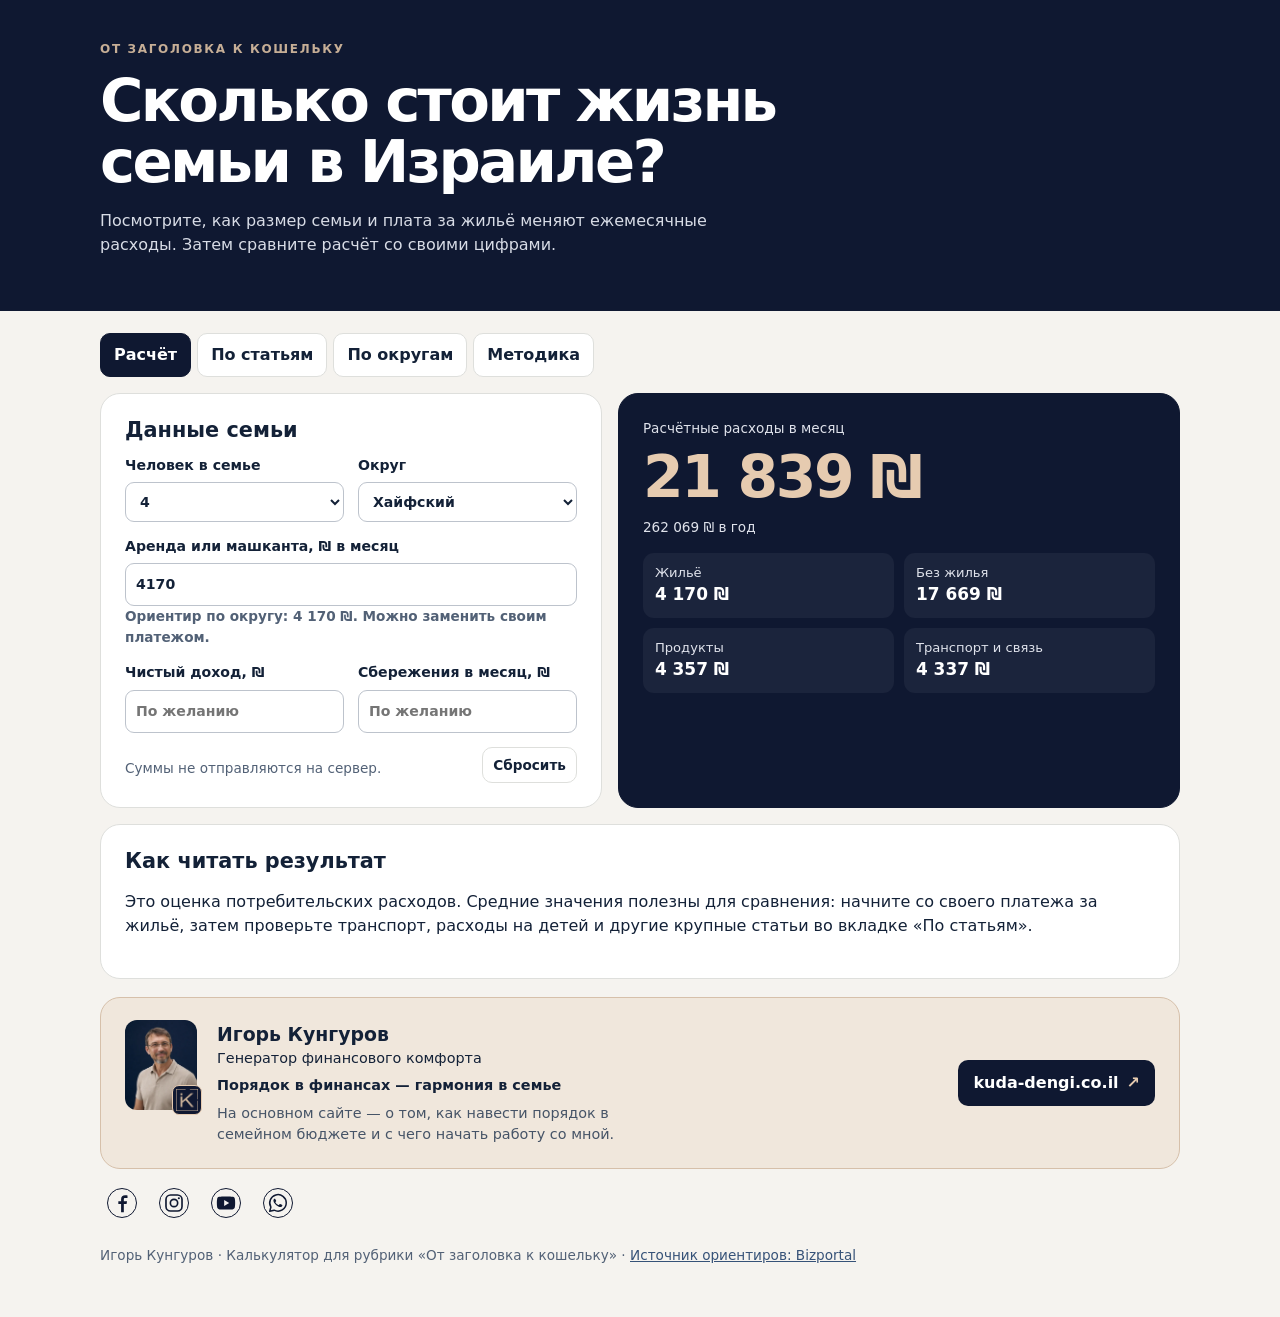
<file: Calculators/living_cost_calc_ga4_ready.html>
<!doctype html><html lang="ru"><head><meta charset="utf-8"><meta name="viewport" content="width=device-width,initial-scale=1"><meta name="description" content="Калькулятор расходов семьи в Израиле: сравните ориентиры с вашим бюджетом."><title>Калькулятор семейных расходов в Израиле</title>
<style>
:root{--ink:#132137;--navy:#0f1831;--sand:#c6ae96;--muted:#526176;--paper:#f5f3ef;--edge:#dedfdc;--white:#fff}*{box-sizing:border-box}body{margin:0;background:var(--paper);color:var(--ink);font:16px/1.5 system-ui,sans-serif}.hero{background:var(--navy);color:white;padding:40px 0 54px}.wrap{width:min(1080px,calc(100% - 40px));margin:auto}.eyebrow{color:var(--sand);font-weight:750;font-size:.75rem;letter-spacing:.14em;text-transform:uppercase}.hero h1{font-size:clamp(2.05rem,5vw,3.7rem);font-weight:750;letter-spacing:-.045em;line-height:1.03;margin:13px 0 16px;max-width:780px}.hero p{color:#d8dce6;margin:0;max-width:680px}.tabs{display:flex;width:max-content;max-width:100%;justify-content:center;gap:6px;flex-wrap:wrap;margin:22px 0 16px}.tabs button,.plain{border:1px solid var(--edge);background:white;border-radius:10px;padding:9px 13px;color:var(--ink);cursor:pointer;font:inherit;font-weight:650}.tabs [aria-pressed=true]{background:var(--navy);color:white;border-color:var(--navy)}button:focus-visible,input:focus-visible,select:focus-visible,summary:focus-visible,a:focus-visible{outline:3px solid #856039;outline-offset:3px}.grid{display:grid;grid-template-columns:1fr 1.12fr;gap:16px}.card{background:white;border:1px solid var(--edge);border-radius:20px;padding:24px;min-width:0}.card h2{margin:0 0 12px;font-size:1.3rem;line-height:1.2}.fields{display:grid;grid-template-columns:1fr 1fr;gap:14px}.field{display:block;font-weight:650;font-size:.88rem}.field input,.field select{display:block;width:100%;margin-top:6px;padding:10px;border:1px solid #bdc3cc;border-radius:9px;background:#fff;font:inherit;color:var(--ink);min-width:0}.help,.sub,.foot{color:var(--muted);font-size:.85rem}.help{margin:6px 0 0}.span{grid-column:1/-1}.resetrow{display:flex;align-items:center;gap:10px;justify-content:space-between;margin-top:14px}.plain{font-size:.85rem;padding:7px 10px}.result{background:var(--navy);border-color:var(--navy);color:white;display:flex;flex-direction:column}.result .sub{color:#dfe2eb}.big{font-size:clamp(2.1rem,6.6vw,3.65rem);color:#e6cbb0;font-weight:760;line-height:1.11;margin:7px 0;letter-spacing:-.04em;font-variant-numeric:tabular-nums}.tiles{display:grid;grid-template-columns:1fr 1fr;gap:10px;margin:15px 0}.tile{padding:10px 12px;background:#ffffff0d;border-radius:11px}.tile span,.balance span{display:block;color:#dfe2eb;font-size:.82rem}.tile strong{font-size:1.06rem}.balance{border-top:1px solid #ffffff36;padding-top:12px;margin-top:auto}.balance strong{font-size:1.45rem;color:#cdf0d2}.balance[data-negative=true] strong{color:#ffc8c0}[hidden]{display:none!important}.section{margin:16px 0}.table-scroll{overflow:auto}table{width:100%;border-collapse:collapse;font-variant-numeric:tabular-nums}td,th{padding:10px 9px;text-align:left;border-bottom:1px solid #e5e6e4}td:last-child,th:last-child{text-align:right;white-space:nowrap}.compare td:first-child{width:47%}.compare input{max-width:120px;width:100%;padding:7px;border:1px solid #bdc3cc;border-radius:8px;font:inherit}.note{padding:10px 14px;background:#f3eee8;border-radius:10px;margin:12px 0 0;font-size:.9rem}.foot{padding:6px 0 38px}.foot a,.card a{color:#365278}.nowrap{white-space:nowrap}.mono{font-variant-numeric:tabular-nums}@media(max-width:680px){.wrap{width:calc(100% - 24px)}.hero{padding:29px 0 37px}.grid{grid-template-columns:1fr}.card{padding:17px}.fields{gap:10px}.tabs button{padding:7px 9px;font-size:.85rem}td,th{padding:8px 4px;font-size:.85rem}}@media(max-width:350px){.fields{grid-template-columns:1fr}}
.site-link{display:grid;grid-template-columns:72px minmax(0,1fr) auto;align-items:center;gap:20px;margin:18px 0 12px;padding:22px 24px;text-decoration:none;color:var(--ink);background:#f0e7dc;border:1px solid #d6c0aa;border-radius:20px}.site-link:hover{background:#ebe0d2;border-color:#a68563}.brand-mark{display:grid;place-items:center;width:72px;height:72px;background:var(--navy);border-radius:15px}.brand-mark img{display:block;width:48px;height:48px;object-fit:contain}.brand-name{display:block;font-size:1.18rem;font-weight:750}.brand-role,.brand-slogan,.brand-description{display:block;font-size:.9rem}.brand-slogan{margin-top:5px;font-weight:650}.brand-description{margin-top:6px;color:#465467;max-width:465px}.site-button{display:flex;background:var(--navy);color:white;padding:11px 15px;border-radius:10px;text-align:left;font-weight:700;white-space:nowrap}.site-link:hover .site-button>span{text-decoration:underline}@media(max-width:680px){.site-link{grid-template-columns:54px minmax(0,1fr);padding:17px;gap:12px;align-items:start}.brand-mark{width:54px;height:54px;border-radius:12px}.brand-mark img{width:36px;height:36px}.site-button{grid-column:1/-1;width:fit-content;white-space:normal}}
main.wrap{--brand-mark-size:30px;--brand-glyph-size:22px}.field-aligned{display:flex;flex-direction:column;gap:6px}.field-aligned input{margin: auto 0 0}.brand-visual{position:relative;display:block;align-self:start}.brand-portrait{display:block;width:72px;height:90px;object-fit:cover;border-radius:12px}.brand-visual .brand-mark{position:absolute;right:-5px;bottom:-5px;width:var(--brand-mark-size);height:var(--brand-mark-size);border:1px solid #e6cbb0;border-radius:7px}.brand-visual .brand-mark img{width:var(--brand-glyph-size);height:var(--brand-glyph-size)}.site-button{flex-direction:row;gap:8px}.site-button .site-arrow{color:#e6cbb0}.site-contacts{display:flex;flex-wrap:wrap;gap:8px;margin:0 0 14px}.site-contacts a{display:inline-grid;place-items:center;width:44px;height:44px;border-radius:50%;background:transparent;color:var(--navy);text-decoration:none}.site-contacts a::before{content:"";grid-area:1/1;box-sizing:border-box;width:var(--brand-mark-size);height:var(--brand-mark-size);border:1.25px solid currentColor;border-radius:50%;pointer-events:none}.site-contacts a:hover::before{border-width:2px}.site-contacts svg{grid-area:1/1;width:var(--brand-glyph-size);height:var(--brand-glyph-size);display:block;pointer-events:none}@media(max-width:680px){main.wrap{--brand-mark-size:26px;--brand-glyph-size:18px}.brand-portrait{width:54px;height:68px}}
.expense-help{appearance:none;display:inline-grid;place-items:center;vertical-align:middle;width:28px;height:28px;margin-left:2px;padding:0;background:none;border:0;color:var(--muted);cursor:pointer}.expense-help span{display:grid;place-items:center;width:17px;height:17px;border:1px solid currentColor;border-radius:50%;font:700 11px/1 system-ui,sans-serif}.expense-help:is(:hover,:focus-visible) span{background:var(--navy);color:var(--white)}.expense-tooltip{position:fixed;z-index:10;width:max-content;max-width:min(280px,calc(100% - 24px));padding:9px 12px;border-radius:9px;background:var(--navy);color:var(--white);box-shadow:0 4px 14px #13213730;font-size:.875rem;line-height:1.4}
</style>
<!-- Google Analytics 4 -->
<script async src="https://www.googletagmanager.com/gtag/js?id=G-37GQ5B9LB5"></script>
<script>
window.dataLayer = window.dataLayer || [];
function gtag(){dataLayer.push(arguments);}
gtag('js', new Date());
gtag('config', 'G-37GQ5B9LB5', {
  send_page_view: true,
  page_title: 'Калькулятор стоимости жизни семьи в Израиле',
  content_group: 'calculator'
});
</script>
<script defer src="/analytics.js"></script>

</head><body>
<header class="hero"><div class="wrap"><div class="eyebrow">От заголовка к кошельку</div><h1>Сколько стоит жизнь семьи в Израиле?</h1><p>Посмотрите, как размер семьи и плата за жильё меняют ежемесячные расходы. Затем сравните расчёт со своими цифрами.</p></div></header>
<main class="wrap"><nav class="tabs" aria-label="Разделы калькулятора"><button type="button" data-tab="overview" aria-pressed="true">Расчёт</button><button type="button" data-tab="categories" aria-pressed="false">По статьям</button><button type="button" data-tab="regions" aria-pressed="false">По округам</button><button type="button" data-tab="method" aria-pressed="false">Методика</button></nav>
<div class="grid" data-hide-in-method><section class="card" aria-labelledby="setup"><h2 id="setup">Данные семьи</h2><div class="fields">
<label class="field">Человек в семье<select id="people"></select></label><label class="field">Округ<select id="region"></select></label>
<label class="field span">Аренда или машканта, ₪ в месяц<input id="housing" type="number" min="0" step="1" inputmode="numeric" aria-describedby="housing-help"><span class="help" id="housing-help"></span></label>
<label class="field field-aligned"><span>Чистый доход, ₪</span><input id="income" type="number" min="0" step="1" inputmode="numeric" placeholder="По желанию"></label><label class="field field-aligned"><span>Сбережения в месяц, ₪</span><input id="saving" type="number" min="0" step="1" inputmode="numeric" placeholder="По желанию"></label></div>
<div class="resetrow"><span class="help">Суммы не отправляются на сервер.</span><button id="reset" class="plain" type="button">Сбросить</button></div></section>
<section class="card result" aria-live="polite" aria-atomic="true"><div class="sub" id="caption">Расчётные расходы в месяц</div><div class="big" id="monthly"></div><div class="sub" id="yearly"></div><div class="tiles"><div class="tile"><span>Жильё</span><strong id="rent"></strong></div><div class="tile"><span>Без жилья</span><strong id="other"></strong></div><div class="tile"><span>Продукты</span><strong id="food"></strong></div><div class="tile"><span>Транспорт и связь</span><strong id="transport"></strong></div></div><div class="balance" id="balance" hidden><span>Остаток после расходов и сбережений</span><strong id="remaining"></strong></div></section></div>
<section class="card section" data-panel="overview"><h2>Как читать результат</h2><p>Это оценка потребительских расходов. Средние значения полезны для сравнения: начните со своего платежа за жильё, затем проверьте транспорт, расходы на детей и другие крупные статьи во вкладке «По статьям».</p></section>
<section class="card section" data-panel="categories" hidden><h2>Расходы по статьям</h2><p class="sub">Введите свои расходы в месяц. Пустое поле оставляет оценку калькулятора. Собственные суммы участвуют в итоговом расчёте.</p><div class="table-scroll"><table class="compare"><thead><tr><th scope="col">Статья</th><th scope="col">Оценка</th><th scope="col">У вас, ₪</th></tr></thead><tbody id="details"></tbody></table></div><p class="note" id="comparison"></p></section>
<section class="card section" data-panel="regions" hidden><h2>Расходы по округам</h2><p class="sub">Сравнение для выбранного размера семьи на основе средних значений, без ваших замен.</p><div class="table-scroll"><table><thead><tr><th scope="col">Округ</th><th scope="col">Жильё</th><th scope="col">Всего в месяц</th></tr></thead><tbody id="regional"></tbody></table></div></section>
<section class="card section" data-panel="method" hidden><h2>Откуда берутся цифры</h2><p><strong>Источник: <a href="https://www.bizportal.co.il/calculators/news/article/20048066" target="_blank" rel="noopener">калькулятор Bizportal от 11 ноября 2026 года</a>.</strong> Он основан на обследовании расходов домохозяйств ЦСБ Израиля за 2023 год. Данные пересчитаны к ценам сентября 2026 года.</p><p>Расходы по статьям меняются с размером семьи по шкале ЦСБ. Для семьи из четырёх человек коэффициент равен 3,2.</p><p>Жильё оценивается по средней аренде четырёхкомнатной квартиры в округе с поправкой 6,2%. Для одного или двух человек берётся 80% этой суммы.</p></section>
<a class="site-link" href="https://kuda-dengi.co.il/?utm_source=living_cost_calculator&utm_medium=internal&utm_campaign=living_cost_calc&utm_content=main_site_button" data-ga-event="main_site_click" target="_blank" rel="noopener noreferrer" aria-label="Открыть основной сайт Игоря Кунгурова kuda-dengi.co.il в новой вкладке"><span class="brand-visual"><img class="brand-portrait" src="[data-uri]" width="72" height="90" alt="" loading="lazy"><span class="brand-mark"><img src="[data-uri]" alt="" width="22" height="22"></span></span><span><strong class="brand-name">Игорь Кунгуров</strong><span class="brand-role">Генератор финансового комфорта</span><span class="brand-slogan">Порядок в финансах — гармония в семье</span><span class="brand-description">На основном сайте — о том, как навести порядок в семейном бюджете и с чего начать работу со мной.</span></span><span class="site-button"><span>kuda-dengi.co.il</span><span class="site-arrow" aria-hidden="true">↗</span></span></a>
<nav class="site-contacts" aria-label="Социальные сети и связь с Игорем"><a class="social-facebook" aria-label="Facebook" title="Facebook" href="https://facebook.com/Igor.Kungurov.Family.Budget" target="_blank" rel="noopener noreferrer"><svg viewBox="0 0 24 24" aria-hidden="true" focusable="false"><path fill="currentColor" d="M14 22v-9h3l.5-3H14V8c0-1 .3-1.5 1.6-1.5H18V3.7c-.4-.1-1.4-.2-2.6-.2C12.7 3.5 11 5.1 11 8v2H8v3h3v9z"/></svg></a><a class="social-instagram" aria-label="Instagram" title="Instagram" href="https://instagram.com/igor_kungurov_family_budget" target="_blank" rel="noopener noreferrer"><svg viewBox="0 0 24 24" aria-hidden="true" focusable="false"><rect x="3.25" y="3.25" width="17.5" height="17.5" rx="5" fill="none" stroke="currentColor" stroke-width="1.8"/><circle cx="12" cy="12" r="4" fill="none" stroke="currentColor" stroke-width="1.8"/><circle cx="17.3" cy="6.8" r="1.15" fill="currentColor"/></svg></a><a class="social-youtube" aria-label="YouTube" title="YouTube" href="https://youtube.com/@dengi.povzroslomu" target="_blank" rel="noopener noreferrer"><svg viewBox="0 0 24 24" aria-hidden="true" focusable="false"><path fill="currentColor" d="M21.6 7.2a2.7 2.7 0 0 0-1.9-1.9C18 4.8 12 4.8 12 4.8s-6 0-7.7.5a2.7 2.7 0 0 0-1.9 1.9A27.7 27.7 0 0 0 2 12c0 1.6.1 3.2.4 4.8a2.7 2.7 0 0 0 1.9 1.9c1.7.5 7.7.5 7.7.5s6 0 7.7-.5a2.7 2.7 0 0 0 1.9-1.9c.3-1.6.4-3.2.4-4.8s-.1-3.2-.4-4.8ZM10 15.2V8.8l5.5 3.2z"/></svg></a><a class="social-whatsapp" aria-label="WhatsApp" title="WhatsApp" href="https://wa.me/972526656406?text=%D0%97%D0%B4%D1%80%D0%B0%D0%B2%D1%81%D1%82%D0%B2%D1%83%D0%B9%D1%82%D0%B5%2C%20%D0%98%D0%B3%D0%BE%D1%80%D1%8C.%20%D0%A5%D0%BE%D1%87%D1%83%20%D0%B7%D0%B0%D0%BF%D0%B8%D1%81%D0%B0%D1%82%D1%8C%D1%81%D1%8F%20%D0%BD%D0%B0%20%D0%BF%D0%B5%D1%80%D0%B2%D1%83%D1%8E%20%D0%B2%D1%81%D1%82%D1%80%D0%B5%D1%87%D1%83." target="_blank" rel="noopener noreferrer"><svg viewBox="0 0 24 24" aria-hidden="true" focusable="false"><path fill="none" stroke="currentColor" stroke-width="1.65" stroke-linejoin="round" d="M21 11.8a9 9 0 0 1-13.2 8L3 21l1.25-4.57A9 9 0 1 1 21 11.8Z"/><path fill="currentColor" d="M8.3 7.3c-.4 0-1.3.7-1.3 2 0 1.2.8 2.5 1 2.7a10 10 0 0 0 4.3 3.8c1.7.7 2.8.8 3.6.3.6-.4.9-1.1.9-1.6 0-.2-.2-.4-.5-.5l-1.9-.9c-.3-.1-.5-.1-.7.2l-.7.8c-.1.2-.3.2-.6.1a7 7 0 0 1-3.2-2.8c-.1-.2-.1-.3.1-.5l.6-.7c.1-.2.2-.4.1-.7L9 7.7c-.1-.3-.3-.4-.7-.4Z"/></svg></a></nav>
<p class="foot">Игорь Кунгуров · Калькулятор для рубрики «От заголовка к кошельку» · <a href="https://www.bizportal.co.il/calculators/news/article/20048066" target="_blank" rel="noopener">Источник ориентиров: Bizportal</a></p></main>
<script>
const regions=[['Хайфский',3927],['Тель-Авивский',7016],['Центральный',5398],['Иерусалимский',5776],['Южный',3877],['Северный',3389],['В среднем по Израилю',4878]];
const householdScale=[0,1.25,2,2.65,3.2,3.75,4.25,4.75];
const cats=[['Продукты, включая овощи и фрукты',1084.9+276.6],['Содержание жилья и хозяйство',686.4],['Мебель и товары для дома',239.7],['Одежда и обувь',208.0],['Здоровье',479.7],['Образование, культура и досуг',806.7],['Транспорт и связь',1355.3],['Прочие товары и услуги',384.3]];
const sum=a=>a.reduce((s,v)=>s+v,0);
const estimate=(n,i)=>Math.round(regions[i][1]*1.062*(n<=2?0.8:1)/10)*10;
const split=n=>cats.map(([,amount])=>amount*householdScale[n]);
function calculate(n,i,h,over=[],income=null,saving=0){const standard=split(n);const items=standard.map((v,k)=>over[k]??v);const rent=h??estimate(n,i);const other=sum(items);const monthly=rent+other;return {rent,other,monthly,yearly:monthly*12,remaining:income===null?null:income-monthly-saving,standard,items,diff:monthly-(sum(standard)+estimate(n,i))};}
const $=id=>document.getElementById(id);
const num=new Intl.NumberFormat('ru-RU',{maximumFractionDigits:0});const money=v=>num.format(v)+' ₪';const signed=v=>Math.abs(v)<0.5?money(0):(v>0?'+':'')+money(v);
const read=e=>e.value===''||!Number.isFinite(e.valueAsNumber)?null:Math.min(1e8,Math.max(0,Math.round(e.valueAsNumber)));
const people=$('people'),region=$('region'),housing=$('housing');let customHousing=false;
people.innerHTML=Array.from({length:7},(_,i)=>'<option value="'+(i+1)+'">'+(i+1)+'</option>').join('');
region.innerHTML=regions.map((r,i)=>'<option value="'+i+'">'+r[0]+'</option>').join('');
const expenseExamples=[
 'Продукты и напитки для дома, в том числе овощи и фрукты.',
 'Муниципальные налоги (арнона), коммунальные расходы и текущий уход за жильём. Аренда и машканта указываются отдельно.',
 'Мебель, бытовая техника, посуда и домашний текстиль.',
 'Одежда и обувь для взрослых и детей.',
 'Приёмы у врачей, лекарства, стоматология, частная медицинская страховка и дополнительная страховка через купат холим.',
 'Детские сады, школьные расходы, кружки, книги, кино, музеи, отпуск и поездки.',
 'Общественный транспорт, расходы на автомобиль, мобильная связь и интернет.',
 'Например, стрижка, косметика и другие личные товары и услуги.'
];
let activeExpenseHelp=null, expenseHideTimer;
function closeExpenseHelp(){
 clearTimeout(expenseHideTimer);
 if(!activeExpenseHelp)return;
 activeExpenseHelp.tip.hidden=true;
 activeExpenseHelp=null;
}
function placeExpenseHelp(){
 if(!activeExpenseHelp)return;
 const {button,tip}=activeExpenseHelp;
 const rect=button.getBoundingClientRect();
 const width=document.documentElement.clientWidth,height=document.documentElement.clientHeight;
 if(rect.bottom<0||rect.top>height){closeExpenseHelp();return;}
 const left=Math.max(12,Math.min(rect.left, width-tip.offsetWidth-12));
 const below=rect.bottom+4;
 const top=below+tip.offsetHeight<=height-8?below:Math.max(8,rect.top-tip.offsetHeight-4);
 tip.style.left=left+'px';tip.style.top=top+'px';
}
function openExpenseHelp(button,tip){
 clearTimeout(expenseHideTimer);
 if(activeExpenseHelp?.button!==button){
  closeExpenseHelp();
  activeExpenseHelp={button,tip,pinned:false};
  tip.hidden=false;
 }
 placeExpenseHelp();
}
function scheduleExpenseHelpClose(button){
 if(activeExpenseHelp?.button!==button||activeExpenseHelp.pinned)return;
 clearTimeout(expenseHideTimer);
 expenseHideTimer=setTimeout(closeExpenseHelp,120);
}
const itemFields=cats.map(([name],i)=>{
 const row=$('details').insertRow();
 row.innerHTML='<td></td><td class="mono nowrap"></td><td><input type="number" min="0" step="1" inputmode="numeric"></td>';
 const button=document.createElement('button'), tip=document.createElement('div');
 button.type='button';button.className='expense-help';
 button.setAttribute('aria-label','Что входит в статью «'+name+'»?');
 tip.id='expense-tip-'+i;tip.className='expense-tooltip';tip.setAttribute('role','tooltip');
 tip.textContent=expenseExamples[i];tip.hidden=true;
 button.setAttribute('aria-describedby',tip.id);
 button.innerHTML='<span aria-hidden="true">?</span>';
 row.cells[0].append(document.createTextNode(name+' '),button);
 document.body.append(tip);
 button.addEventListener('pointerenter',e=>{if(e.pointerType==='mouse')openExpenseHelp(button,tip);});
 button.addEventListener('pointerleave',e=>{if(e.pointerType==='mouse'&&!button.matches(':focus-visible'))scheduleExpenseHelpClose(button);});
 button.addEventListener('focus',()=>{if(button.matches(':focus-visible'))openExpenseHelp(button,tip);});
 button.addEventListener('blur',()=>{if(activeExpenseHelp?.button===button)closeExpenseHelp();});
 button.addEventListener('click',()=>{
  if(activeExpenseHelp?.button===button&&activeExpenseHelp.pinned){closeExpenseHelp();return;}
  openExpenseHelp(button,tip);
  if(activeExpenseHelp)activeExpenseHelp.pinned=true;
 });
 tip.addEventListener('pointerenter',()=>clearTimeout(expenseHideTimer));
 tip.addEventListener('pointerleave',()=>{if(!button.matches(':focus-visible'))scheduleExpenseHelpClose(button);});
 const field=row.querySelector('input');
 field.setAttribute('aria-label',name+', ваши расходы в месяц');
 field.addEventListener('input',render);
 return field;
});
document.addEventListener('pointerdown',e=>{
 if(activeExpenseHelp&&!activeExpenseHelp.button.contains(e.target)&&!activeExpenseHelp.tip.contains(e.target))closeExpenseHelp();
});
document.addEventListener('keydown',e=>{if(e.key==='Escape'&&activeExpenseHelp)closeExpenseHelp();});
window.addEventListener('resize',placeExpenseHelp);
window.addEventListener('scroll',placeExpenseHelp,true);
function render(){const n=+people.value,i=+region.value;const ref=estimate(n,i);const h=customHousing?read(housing):null;const income=read($('income'));const saves=read($('saving'))??0;const overrides=itemFields.map(read);const v=calculate(n,i,h,overrides,income,saves);
 $('housing-help').textContent='Ориентир по округу: '+money(ref)+'. Можно заменить своим платежом.';
 if(!customHousing)housing.value=ref;
 $('caption').textContent=(h!==null||overrides.some(v=>v!==null)?'Расходы по вашему сценарию':'Расчётные расходы')+' в месяц';
 $('monthly').textContent=money(v.monthly);$('yearly').textContent=money(v.yearly)+' в год';$('rent').textContent=money(v.rent);$('other').textContent=money(v.other);$('food').textContent=money(v.items[0]);$('transport').textContent=money(v.items[6]);
 $('balance').hidden=v.remaining===null;$('balance').dataset.negative=v.remaining<0;$('remaining').textContent=v.remaining===null?'':signed(v.remaining);
 itemFields.forEach((f,k)=>{f.closest('tr').cells[1].textContent=money(v.standard[k]);});
 $('comparison').textContent='Разница с базовой оценкой по округу: '+signed(v.diff)+' в месяц.';
 $('regional').innerHTML=regions.map(([name],j)=>'<tr><td>'+name+'</td><td>'+money(estimate(n,j))+'</td><td>'+money(calculate(n,j,null).monthly)+'</td></tr>').join('');
}
[people,region].forEach(e=>e.addEventListener('change',render));housing.addEventListener('input',()=>{customHousing=housing.value!=='';render();});['income','saving'].forEach(k=>$(k).addEventListener('input',render));
$('reset').addEventListener('click',()=>{people.value='4';region.value='0';customHousing=false;[$('income'),$('saving'),...itemFields].forEach(e=>e.value='');render();});
document.querySelectorAll('[data-tab]').forEach(button=>button.addEventListener('click',()=>{closeExpenseHelp();document.querySelectorAll('[data-tab]').forEach(b=>b.setAttribute('aria-pressed',String(b===button)));const methodOnly=button.dataset.tab==='method';document.querySelectorAll('[data-panel]').forEach(p=>p.hidden=p.dataset.panel!==button.dataset.tab);document.querySelectorAll('[data-hide-in-method]').forEach(el=>el.hidden=methodOnly);if(methodOnly)window.scrollTo(0,0);}));
people.value='4';region.value='0';render();
</script>
<script>
(function(){
  'use strict';

  let calculatorStarted = false;
  let calculatorCustomized = false;

  function sendCalcEvent(name, params) {
    if (typeof window.gtag === 'function') {
      window.gtag('event', name, Object.assign({
        calculator_name: 'living_cost',
        source_page: 'living_cost_calculator'
      }, params || {}));
    }
  }

  function trackCalculatorStart() {
    if (calculatorStarted) return;
    calculatorStarted = true;
    sendCalcEvent('calculator_start');
  }

  function trackCustomization() {
    trackCalculatorStart();
    if (calculatorCustomized) return;
    calculatorCustomized = true;
    sendCalcEvent('calculator_customize');
  }

  document.addEventListener('DOMContentLoaded', function () {
    document.querySelectorAll('#people, #region, #income, #saving').forEach(function(el) {
      el.addEventListener('change', trackCalculatorStart);
      el.addEventListener('input', trackCalculatorStart);
    });

    var housing = document.querySelector('#housing');
    if (housing) {
      housing.addEventListener('change', trackCustomization);
      housing.addEventListener('input', trackCustomization);
    }

    document.querySelectorAll('#details input').forEach(function(el) {
      el.addEventListener('change', trackCustomization);
      el.addEventListener('input', trackCustomization);
    });

    document.addEventListener('click', function(event) {
      var link = event.target.closest('[data-ga-event="main_site_click"]');
      if (!link) return;
      sendCalcEvent('main_site_click', {
        link_url: link.href,
        link_text: (link.textContent || '').trim().slice(0, 100)
      });
    });
  });
})();
</script>

</body></html>
</file>
<file: assets/index-DOxrcMwQ.css>
/*! tailwindcss v4.2.1 | MIT License | https://tailwindcss.com */
@layer properties{@supports (((-webkit-hyphens:none)) and (not (margin-trim:inline))) or ((-moz-orient:inline) and (not (color:rgb(from red r g b)))){*,:before,:after,::backdrop{--tw-rotate-x:initial;--tw-rotate-y:initial;--tw-rotate-z:initial;--tw-skew-x:initial;--tw-skew-y:initial}}}@layer theme{:root,:host{--font-sans:ui-sans-serif, system-ui, sans-serif, "Apple Color Emoji", "Segoe UI Emoji", "Segoe UI Symbol", "Noto Color Emoji";--font-mono:ui-monospace, SFMono-Regular, Menlo, Monaco, Consolas, "Liberation Mono", "Courier New", monospace;--spacing:.25rem;--default-font-family:var(--font-sans);--default-mono-font-family:var(--font-mono)}}@layer base{*,:after,:before,::backdrop{box-sizing:border-box;border:0 solid;margin:0;padding:0}::file-selector-button{box-sizing:border-box;border:0 solid;margin:0;padding:0}html,:host{-webkit-text-size-adjust:100%;tab-size:4;line-height:1.5;font-family:var(--default-font-family,ui-sans-serif, system-ui, sans-serif, "Apple Color Emoji", "Segoe UI Emoji", "Segoe UI Symbol", "Noto Color Emoji");font-feature-settings:var(--default-font-feature-settings,normal);font-variation-settings:var(--default-font-variation-settings,normal);-webkit-tap-highlight-color:transparent}hr{height:0;color:inherit;border-top-width:1px}abbr:where([title]){-webkit-text-decoration:underline dotted;text-decoration:underline dotted}h1,h2,h3,h4,h5,h6{font-size:inherit;font-weight:inherit}a{color:inherit;-webkit-text-decoration:inherit;-webkit-text-decoration:inherit;-webkit-text-decoration:inherit;-webkit-text-decoration:inherit;text-decoration:inherit}b,strong{font-weight:bolder}code,kbd,samp,pre{font-family:var(--default-mono-font-family,ui-monospace, SFMono-Regular, Menlo, Monaco, Consolas, "Liberation Mono", "Courier New", monospace);font-feature-settings:var(--default-mono-font-feature-settings,normal);font-variation-settings:var(--default-mono-font-variation-settings,normal);font-size:1em}small{font-size:80%}sub,sup{vertical-align:baseline;font-size:75%;line-height:0;position:relative}sub{bottom:-.25em}sup{top:-.5em}table{text-indent:0;border-color:inherit;border-collapse:collapse}:-moz-focusring{outline:auto}progress{vertical-align:baseline}summary{display:list-item}ol,ul,menu{list-style:none}img,svg,video,canvas,audio,iframe,embed,object{vertical-align:middle;display:block}img,video{max-width:100%;height:auto}button,input,select,optgroup,textarea{font:inherit;font-feature-settings:inherit;font-variation-settings:inherit;letter-spacing:inherit;color:inherit;opacity:1;background-color:#0000;border-radius:0}::file-selector-button{font:inherit;font-feature-settings:inherit;font-variation-settings:inherit;letter-spacing:inherit;color:inherit;opacity:1;background-color:#0000;border-radius:0}:where(select:is([multiple],[size])) optgroup{font-weight:bolder}:where(select:is([multiple],[size])) optgroup option{padding-inline-start:20px}::file-selector-button{margin-inline-end:4px}::placeholder{opacity:1}@supports (not ((-webkit-appearance:-apple-pay-button))) or (contain-intrinsic-size:1px){::placeholder{color:currentColor}@supports (color:color-mix(in lab, red, red)){::placeholder{color:color-mix(in oklab, currentcolor 50%, transparent)}}}textarea{resize:vertical}::-webkit-search-decoration{-webkit-appearance:none}::-webkit-date-and-time-value{min-height:1lh;text-align:inherit}::-webkit-datetime-edit{display:inline-flex}::-webkit-datetime-edit-fields-wrapper{padding:0}::-webkit-datetime-edit{padding-block:0}::-webkit-datetime-edit-year-field{padding-block:0}::-webkit-datetime-edit-month-field{padding-block:0}::-webkit-datetime-edit-day-field{padding-block:0}::-webkit-datetime-edit-hour-field{padding-block:0}::-webkit-datetime-edit-minute-field{padding-block:0}::-webkit-datetime-edit-second-field{padding-block:0}::-webkit-datetime-edit-millisecond-field{padding-block:0}::-webkit-datetime-edit-meridiem-field{padding-block:0}::-webkit-calendar-picker-indicator{line-height:1}:-moz-ui-invalid{box-shadow:none}button,input:where([type=button],[type=reset],[type=submit]){appearance:button}::file-selector-button{appearance:button}::-webkit-inner-spin-button{height:auto}::-webkit-outer-spin-button{height:auto}[hidden]:where(:not([hidden=until-found])){display:none!important}}@layer components;@layer utilities{.visible{visibility:visible}.relative{position:relative}.start{inset-inline-start:var(--spacing)}.table{display:table}.transform{transform:var(--tw-rotate-x,) var(--tw-rotate-y,) var(--tw-rotate-z,) var(--tw-skew-x,) var(--tw-skew-y,)}}:root{--navy:#07182f;--navy-soft:#0d2442;--navy-ink:#10233d;--sand:#d6b691;--sand-pale:#ead8c3;--paper:#f4efe7;--white:#fffdf8;--line:#e9d8c438;--muted:#aeb9c9;--ink-muted:#637084;--shadow:0 28px 80px #020c1b4d}*{box-sizing:border-box}html{scroll-behavior:smooth}body{background:var(--navy);color:var(--white);-webkit-font-smoothing:antialiased;margin:0;font-family:Arial,Helvetica Neue,sans-serif}a{color:inherit;text-decoration:none}img{max-width:100%;display:block}button,a{-webkit-tap-highlight-color:transparent}.shell{width:min(1180px,100% - 48px);margin:0 auto}.site-header{z-index:50;-webkit-backdrop-filter:blur(18px);backdrop-filter:blur(18px);background:#07182fe0;border-bottom:1px solid #ffffff14;position:fixed;inset:0 0 auto}.header-inner{justify-content:space-between;align-items:center;gap:32px;min-height:78px;display:flex}.brand{flex-direction:column;gap:5px;line-height:1;display:flex}.brand strong{letter-spacing:.16em;font-size:14px}.brand span{color:var(--sand);font-size:12px}.desktop-nav{color:#d7deea;align-items:center;gap:32px;margin-left:auto;font-size:14px;display:flex}.desktop-nav a{transition:color .2s}.desktop-nav a:hover,.desktop-nav a:focus-visible{color:var(--sand)}.button{border:1px solid var(--sand);background:var(--sand);min-height:54px;color:var(--navy);letter-spacing:.02em;border-radius:10px;justify-content:center;align-items:center;gap:16px;padding:0 24px;font-size:14px;font-weight:800;transition:transform .2s,background .2s;display:inline-flex}.button:hover,.button:focus-visible{background:var(--sand-pale);transform:translateY(-2px)}.button--small{min-height:42px;padding:0 18px}.text-link{color:#d7deea;border-bottom:1px solid #ffffff59;align-items:center;min-height:48px;font-size:14px;display:inline-flex}.text-link:hover,.text-link:focus-visible{color:var(--sand);border-color:var(--sand)}.hero{background:radial-gradient(circle at 78% 25%,#4a6f9642,#0000 30%),linear-gradient(150deg,#07182f 0%,#07172d 55%,#0d2442 100%);min-height:720px;padding:132px 0 92px;position:relative;overflow:hidden}.hero:before{content:"";opacity:.18;pointer-events:none;background-image:url("data:image/svg+xml,%3Csvg xmlns='http://www.w3.org/2000/svg' width='120' height='120' viewBox='0 0 120 120'%3E%3Cfilter id='n'%3E%3CfeTurbulence type='fractalNoise' baseFrequency='.9' numOctaves='2' stitchTiles='stitch'/%3E%3C/filter%3E%3Crect width='100%25' height='100%25' filter='url(%23n)' opacity='.08'/%3E%3C/svg%3E");position:absolute;inset:0}.hero-grid{z-index:2;grid-template-columns:1.05fr .82fr;align-items:center;gap:92px;display:grid;position:relative}.hero-copy{max-width:690px}.eyebrow{background:var(--sand);color:var(--navy);letter-spacing:.11em;text-transform:uppercase;border-radius:9px;margin:0 0 26px;padding:10px 15px;font-size:12px;font-weight:800;display:inline-flex}.eyebrow--dark{background:var(--navy);color:var(--sand)}h1,h2,h3,p{margin-top:0}h1{letter-spacing:-.055em;margin-bottom:28px;font-size:clamp(43px,4.35vw,64px);line-height:1.02}h1 span{color:var(--sand);margin-top:12px;display:block}.hero-lead{color:#d2dae6;max-width:635px;margin-bottom:26px;font-size:17px;line-height:1.62}.hero-actions{flex-wrap:wrap;align-items:center;gap:24px;display:flex}.offer-note{color:var(--muted);align-items:center;gap:12px;margin:22px 0 0;font-size:13px;display:flex}.offer-note span{color:var(--sand-pale);border:1px solid #d6b6918c;border-radius:6px;padding:6px 9px;font-weight:700}.hero-portrait{position:relative}.portrait-frame{max-width:430px;margin-left:auto;position:relative}.portrait-frame:before{content:"";border:1px solid #d6b69180;border-radius:30px;position:absolute;inset:-14px 14px 14px -14px}.portrait-frame img{aspect-ratio:.82;object-fit:cover;object-position:center 25%;width:100%;box-shadow:var(--shadow);filter:saturate(.84)contrast(1.03);border-radius:24px;position:relative}.portrait-caption{background:#07182ff0;border:1px solid #d6b69159;border-radius:12px;width:min(270px,80%);padding:18px 20px;position:absolute;bottom:36px;right:-34px;box-shadow:0 18px 45px #00000052}.portrait-caption span{color:var(--sand);letter-spacing:.1em;text-transform:uppercase;margin-bottom:7px;font-size:11px;font-weight:800;display:block}.portrait-caption strong{font-size:16px;line-height:1.35}.route-line{z-index:1;pointer-events:none;height:120px;position:absolute;bottom:52px;left:0;right:0}.route-line svg{width:100%;height:100%;display:block;overflow:visible}.route-line__branch,.route-line__tail{fill:none;stroke-width:2px;vector-effect:non-scaling-stroke}.route-line__branch--light{stroke:#fffdf8eb}.route-line__branch--sand{stroke:#d6b691f2}.route-line__tail{stroke:#d6b691eb}.route-line__node{fill:var(--navy);stroke:var(--white);stroke-width:2px;vector-effect:non-scaling-stroke}.hero>.route-line{z-index:0;opacity:.34;bottom:0}.hero>.route-line .route-line__branch--light{stroke:#fffdf8b8}.hero>.route-line .route-line__branch--sand,.hero>.route-line .route-line__tail{stroke:#d6b691c2}.proof-bar{border-top:1px solid var(--line);border-bottom:1px solid var(--line);background:#091b35}.proof-grid{grid-template-columns:repeat(3,1fr);display:grid}.proof-grid p{border-right:1px solid var(--line);flex-direction:column;justify-content:center;gap:8px;min-height:122px;margin:0;padding:26px 32px;display:flex}.proof-grid p:first-child{border-left:1px solid var(--line)}.proof-grid strong{color:var(--sand);font-size:16px}.proof-grid span{color:var(--muted);font-size:13px;line-height:1.45}.section{padding:94px 0;position:relative;overflow:hidden}.section--light{background:var(--paper);color:var(--navy-ink)}.narrow-heading{text-align:center;max-width:800px;margin-bottom:50px}h2{letter-spacing:-.04em;margin-bottom:20px;font-size:clamp(35px,3.7vw,52px);line-height:1.08}.section-lead{color:var(--ink-muted);margin-bottom:0;font-size:18px;line-height:1.7}.section-lead--light{color:#c7d1df}.situation-grid{grid-template-columns:repeat(3,1fr);gap:18px;display:grid}.situation-card{background:var(--white);border:1px solid #07182f1f;border-radius:20px;flex-direction:column;min-height:300px;padding:32px;display:flex}.situation-card>span{color:#8c96a5;letter-spacing:.14em;font-size:12px;font-weight:800}.situation-card h3{letter-spacing:-.025em;margin:auto 0 15px;font-size:25px;line-height:1.15}.situation-card p{color:var(--ink-muted);margin:0;font-size:15px;line-height:1.6}.situation-card--sand{background:var(--sand-pale)}.situation-card--navy{background:var(--navy);color:var(--white)}.situation-card--navy p{color:#bdc8d7}.situation-card--navy>span{color:var(--sand)}.audience-section{background:#091b35}.audience-heading{max-width:820px;margin-bottom:48px}.audience-grid{grid-template-columns:repeat(4,1fr);gap:16px;display:grid}.audience-grid article{background:#ffffff0b;border:1px solid #d6b69140;border-radius:20px;flex-direction:column;min-height:315px;padding:28px;display:flex}.audience-grid article:nth-child(2),.audience-grid article:nth-child(4){background:#d6b6911a}.audience-grid article>span{color:var(--sand);letter-spacing:.14em;font-size:12px;font-weight:800}.audience-grid h3{letter-spacing:-.025em;margin:auto 0 14px;font-size:22px;line-height:1.18}.audience-grid p{color:var(--muted);margin:0;font-size:14px;line-height:1.6}.outcome-section{background:#0b203c}.outcome-grid{grid-template-columns:.95fr 1.05fr;align-items:start;gap:100px;display:grid}.outcome-copy{position:sticky;top:125px}.outcome-copy h2{font-size:clamp(35px,3.6vw,50px)}.outcome-list{border-top:1px solid var(--line)}.outcome-list article{border-bottom:1px solid var(--line);grid-template-columns:62px 1fr;gap:22px;padding:34px 0;display:grid}.outcome-list article>span{color:var(--sand);letter-spacing:.15em;font-size:12px;font-weight:800}.outcome-list h3{letter-spacing:-.025em;margin:0 0 10px;font-size:26px}.outcome-list p{color:var(--muted);margin:0;font-size:15px;line-height:1.65}.meeting-section{background:linear-gradient(145deg,#07182f,#0d2442);min-height:720px;padding-bottom:150px}.meeting-section .route-line{bottom:42px}.meeting-heading{z-index:2;position:relative}.meeting-intro{grid-template-columns:1.1fr .8fr;align-items:end;column-gap:90px;margin-bottom:58px;display:grid}.meeting-intro .eyebrow{grid-column:1/-1;justify-self:start}.meeting-intro h2{margin-bottom:0}.meeting-steps{grid-template-columns:repeat(3,1fr);gap:16px;display:grid}.meeting-steps article{background:#ffffff0b;border:1px solid #ffffff21;border-radius:18px;min-height:265px;padding:27px}.meeting-steps article>span{color:var(--sand);letter-spacing:.12em;text-transform:uppercase;font-size:11px;font-weight:800}.meeting-steps h3{margin:64px 0 11px;font-size:22px}.meeting-steps p{color:var(--muted);margin:0;font-size:14px;line-height:1.6}.meeting-action{align-items:center;gap:22px;margin-top:26px;display:flex}.meeting-action p{color:var(--muted);margin:0;font-size:13px}.work-grid{grid-template-columns:.88fr 1.12fr;align-items:start;gap:90px;display:grid}.work-sticky{position:sticky;top:125px}.work-sticky h2{font-size:clamp(35px,3.5vw,49px)}.work-cards{grid-template-columns:1fr 1fr;gap:16px;display:grid}.work-cards article{background:var(--white);border:1px solid #07182f1c;border-radius:20px;flex-direction:column;min-height:310px;padding:30px;display:flex}.work-cards article:nth-child(2),.work-cards article:nth-child(3){background:var(--sand-pale)}.work-cards article>span{color:#8793a3;letter-spacing:.14em;font-size:12px;font-weight:800}.work-cards article div{margin-top:auto}.work-cards h3{letter-spacing:-.025em;margin-bottom:12px;font-size:24px}.work-cards p{color:var(--ink-muted);margin:0;font-size:14px;line-height:1.62}.stories-section{background:#091b35}.stories-heading{grid-template-columns:1.1fr .72fr;align-items:end;gap:100px;margin-bottom:48px;display:grid}.stories-heading h2{margin-bottom:0;font-size:clamp(35px,3.5vw,50px)}.story-carousel{overflow:hidden}.story-track{transition:transform .42s;display:flex}.story-card{background:#ffffff0b;border:1px solid #ffffff1f;border-radius:20px;flex:0 0 100%;min-height:330px;padding:36px}.story-card--sand{background:var(--sand-pale);color:var(--navy-ink)}.story-card>p:not(.story-label){font-size:16px;line-height:1.58}.story-label{color:var(--sand);letter-spacing:.14em;text-transform:uppercase;margin:0 0 9px;font-size:11px;font-weight:800}.story-label--after{margin-top:24px}.story-card--sand .story-label{color:#765c42}.story-card cite{color:var(--muted);border-top:1px solid #ffffff1f;margin-top:26px;padding-top:20px;font-size:12px;font-style:normal;line-height:1.5;display:block}.story-card--sand cite{color:#6f655b;border-color:#07182f26}.story-controls{color:var(--muted);justify-content:center;align-items:center;gap:18px;margin-top:22px;font-size:13px;display:flex}.story-controls button{width:44px;height:44px;color:var(--sand);cursor:pointer;background:0 0;border:1px solid #d6b69199;border-radius:50%;font-size:20px}.story-controls button:hover,.story-controls button:focus-visible{background:var(--sand);color:var(--navy)}.about-grid{grid-template-columns:.78fr 1.12fr;align-items:center;gap:92px;display:grid}.about-photo-wrap{position:relative}.about-photo-wrap>img{aspect-ratio:.78;object-fit:cover;object-position:center 22%;border-radius:24px;width:100%;box-shadow:0 28px 70px #07182f2e}.about-stamp{background:var(--navy);width:175px;min-height:136px;color:var(--white);box-shadow:var(--shadow);border-radius:16px;padding:22px;position:absolute;bottom:38px;right:-35px}.about-stamp strong{color:var(--sand);font-size:22px;line-height:1;display:block}.about-stamp span{color:#c3cedc;text-transform:uppercase;letter-spacing:.08em;margin-top:10px;font-size:11px;line-height:1.45;display:block}.about-copy h2{font-size:clamp(35px,3.4vw,48px)}.about-text{color:var(--ink-muted);font-size:16px;line-height:1.75}.about-text p{margin-bottom:18px}.about-highlight{border-left:3px solid var(--sand);color:var(--navy-ink);padding-left:20px;font-size:18px;font-weight:700}.credentials{flex-wrap:wrap;gap:10px;margin-top:28px;display:flex}.credentials span{color:#5e6672;background:#e8dfd2;border-radius:8px;padding:10px 13px;font-size:12px;font-weight:700}.faq-section{background:#0b203c}.faq-grid{grid-template-columns:.82fr 1.18fr;align-items:start;gap:100px;display:grid}.faq-grid h2{font-size:clamp(35px,3.4vw,48px)}.faq-list{border-top:1px solid var(--line)}.faq-list details{border-bottom:1px solid var(--line)}.faq-list summary{cursor:pointer;padding:27px 46px 27px 0;font-size:18px;font-weight:700;line-height:1.35;list-style:none;position:relative}.faq-list summary::-webkit-details-marker{display:none}.faq-list summary:after{content:"+";color:var(--sand);font-size:28px;font-weight:400;position:absolute;top:22px;right:5px}.faq-list details[open] summary:after{content:"–"}.faq-list details p{max-width:680px;color:var(--muted);margin:-5px 42px 27px 0;font-size:15px;line-height:1.65}.final-cta-section{text-align:center;background:linear-gradient(145deg,#07182f,#0d2442);padding:128px 0 180px;position:relative;overflow:hidden}.final-cta-section .route-line{bottom:26px}.final-cta-box{z-index:2;max-width:860px;position:relative}.final-cta-box h2{margin-bottom:24px}.final-cta-box>p:not(.eyebrow){color:#c7d1df;max-width:680px;margin:0 auto 34px;font-size:18px;line-height:1.7}.final-cta-box small{color:var(--muted);margin-top:18px;font-size:12px;display:block}.site-footer{border-top:1px solid var(--line);background:#051327;padding:38px 0 105px}.footer-inner{justify-content:space-between;align-items:center;gap:30px;display:flex}.footer-links{color:var(--muted);gap:25px;font-size:13px;display:flex}.footer-links a:hover,.footer-links a:focus-visible{color:var(--sand)}.brand--footer span{color:var(--muted)}.mobile-cta{display:none}@media (width<=980px){.desktop-nav{display:none}.hero{min-height:auto;padding-top:132px}.hero-grid{grid-template-columns:1fr;gap:64px}.hero-copy{max-width:760px}.hero-portrait{width:min(520px,92%);margin:0 auto}.portrait-frame{margin:0 auto}.proof-grid{grid-template-columns:1fr}.proof-grid p{border:0;border-bottom:1px solid var(--line);min-height:auto;padding-left:0}.proof-grid p:first-child{border-left:0}.situation-grid{grid-template-columns:1fr}.audience-grid{grid-template-columns:1fr 1fr}.situation-card{min-height:235px}.outcome-grid,.work-grid,.faq-grid,.about-grid{grid-template-columns:1fr;gap:56px}.outcome-copy,.work-sticky{position:static}.meeting-intro,.stories-heading{grid-template-columns:1fr;gap:28px}.meeting-steps{grid-template-columns:1fr}.meeting-steps article{min-height:220px}.meeting-steps h3{margin-top:50px}.story-card{min-height:auto}.about-photo-wrap{width:min(530px,90%);margin:0 auto}}@media (width<=640px){.shell{width:min(100% - 32px,1180px)}.site-header .button{display:none}.header-inner{min-height:70px}.brand strong{font-size:12px}.brand span{font-size:10px}.hero{padding:112px 0 82px}h1{font-size:clamp(36px,10.6vw,48px);line-height:1.06}.hero-lead{font-size:17px}.hero-actions{flex-direction:column;align-items:stretch;gap:12px}.hero-actions .button,.hero-actions .text-link{justify-content:center;width:100%}.offer-note{flex-direction:column;align-items:flex-start;line-height:1.4}.portrait-caption{bottom:24px;right:-8px}.route-line{transform-origin:bottom;bottom:20px;transform:scaleY(.8)}.hero>.route-line{bottom:-18px}.section{padding:84px 0}.narrow-heading{text-align:left}h2{font-size:34px;line-height:1.12}.section-lead{font-size:16px}.situation-card{min-height:220px;padding:26px}.audience-heading{margin-bottom:34px}.audience-grid{grid-template-columns:1fr}.audience-grid article{min-height:230px;padding:26px}.outcome-list article{grid-template-columns:43px 1fr;gap:14px}.meeting-section{min-height:auto;padding-bottom:145px}.meeting-steps article{min-height:210px;padding:24px}.meeting-action{flex-direction:column;align-items:stretch}.meeting-action .button{width:100%}.work-cards{grid-template-columns:1fr}.work-cards article{min-height:250px}.story-card{flex:0 0 100%;padding:26px}.about-photo-wrap{width:calc(100% - 18px)}.about-stamp{width:150px;min-height:120px;bottom:24px;right:-18px}.final-cta-section{padding:96px 0 150px}.site-footer{padding-bottom:112px}.footer-inner{flex-direction:column;align-items:flex-start}.footer-links{flex-wrap:wrap}.mobile-cta{z-index:60;background:var(--sand);min-height:54px;color:var(--navy);border-radius:10px;justify-content:center;align-items:center;font-size:14px;font-weight:800;display:flex;position:fixed;bottom:12px;left:12px;right:12px;box-shadow:0 12px 40px #00000059}}@media (prefers-reduced-motion:reduce){html{scroll-behavior:auto}*,:before,:after{transition-duration:.01ms!important}}@property --tw-rotate-x{syntax:"*";inherits:false}@property --tw-rotate-y{syntax:"*";inherits:false}@property --tw-rotate-z{syntax:"*";inherits:false}@property --tw-skew-x{syntax:"*";inherits:false}@property --tw-skew-y{syntax:"*";inherits:false}
</file>
